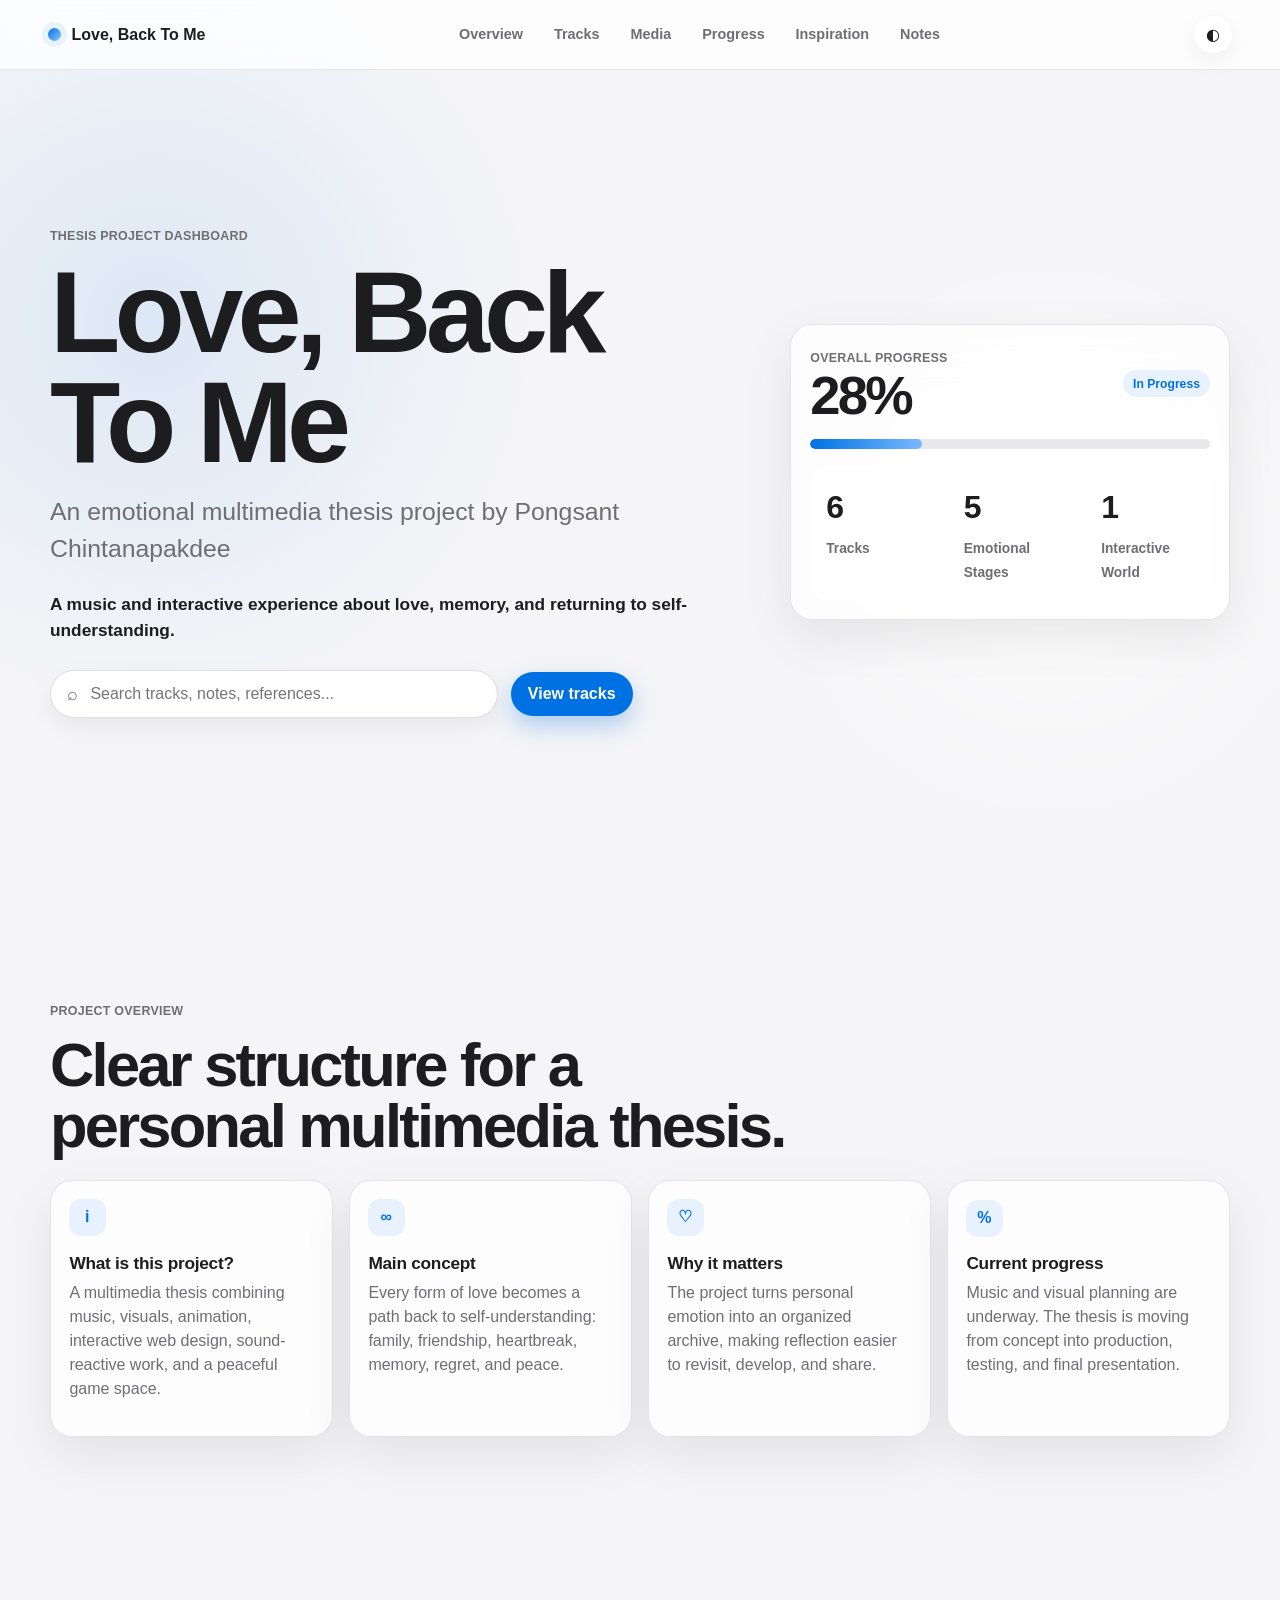
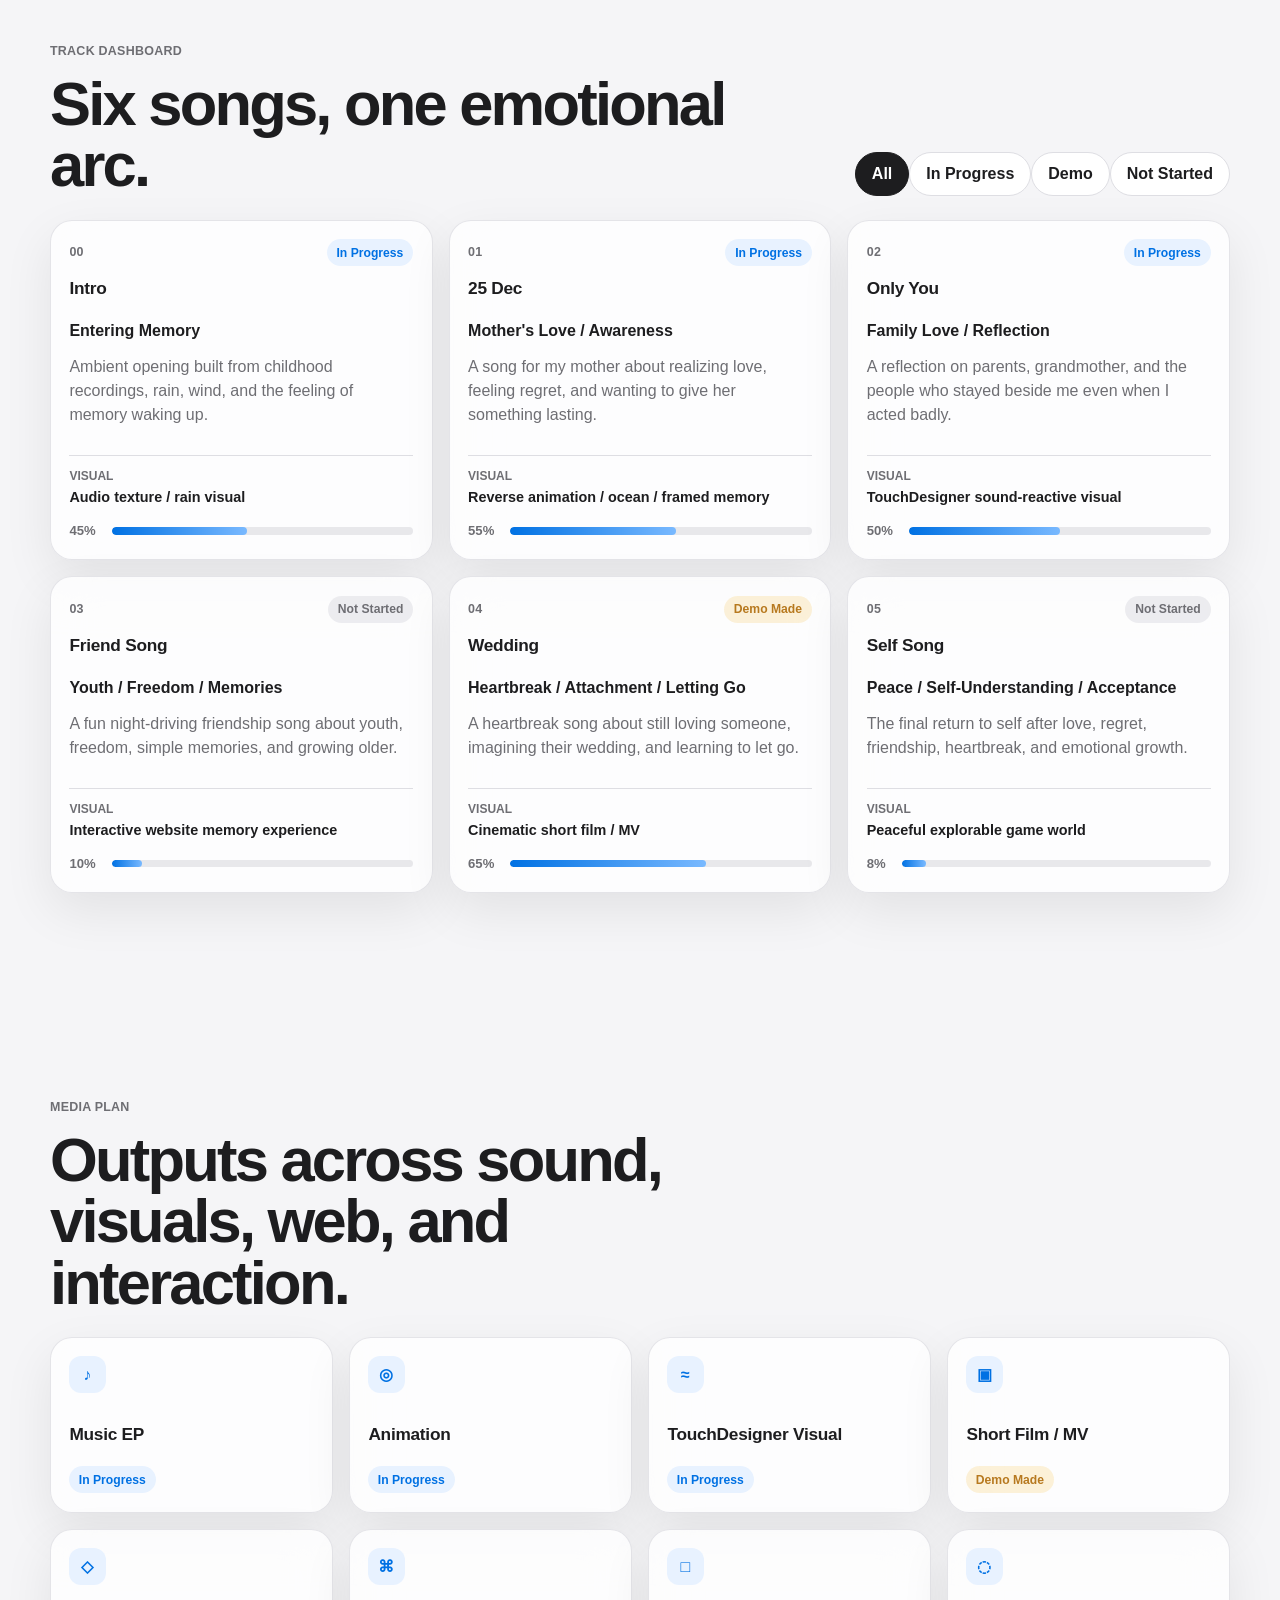
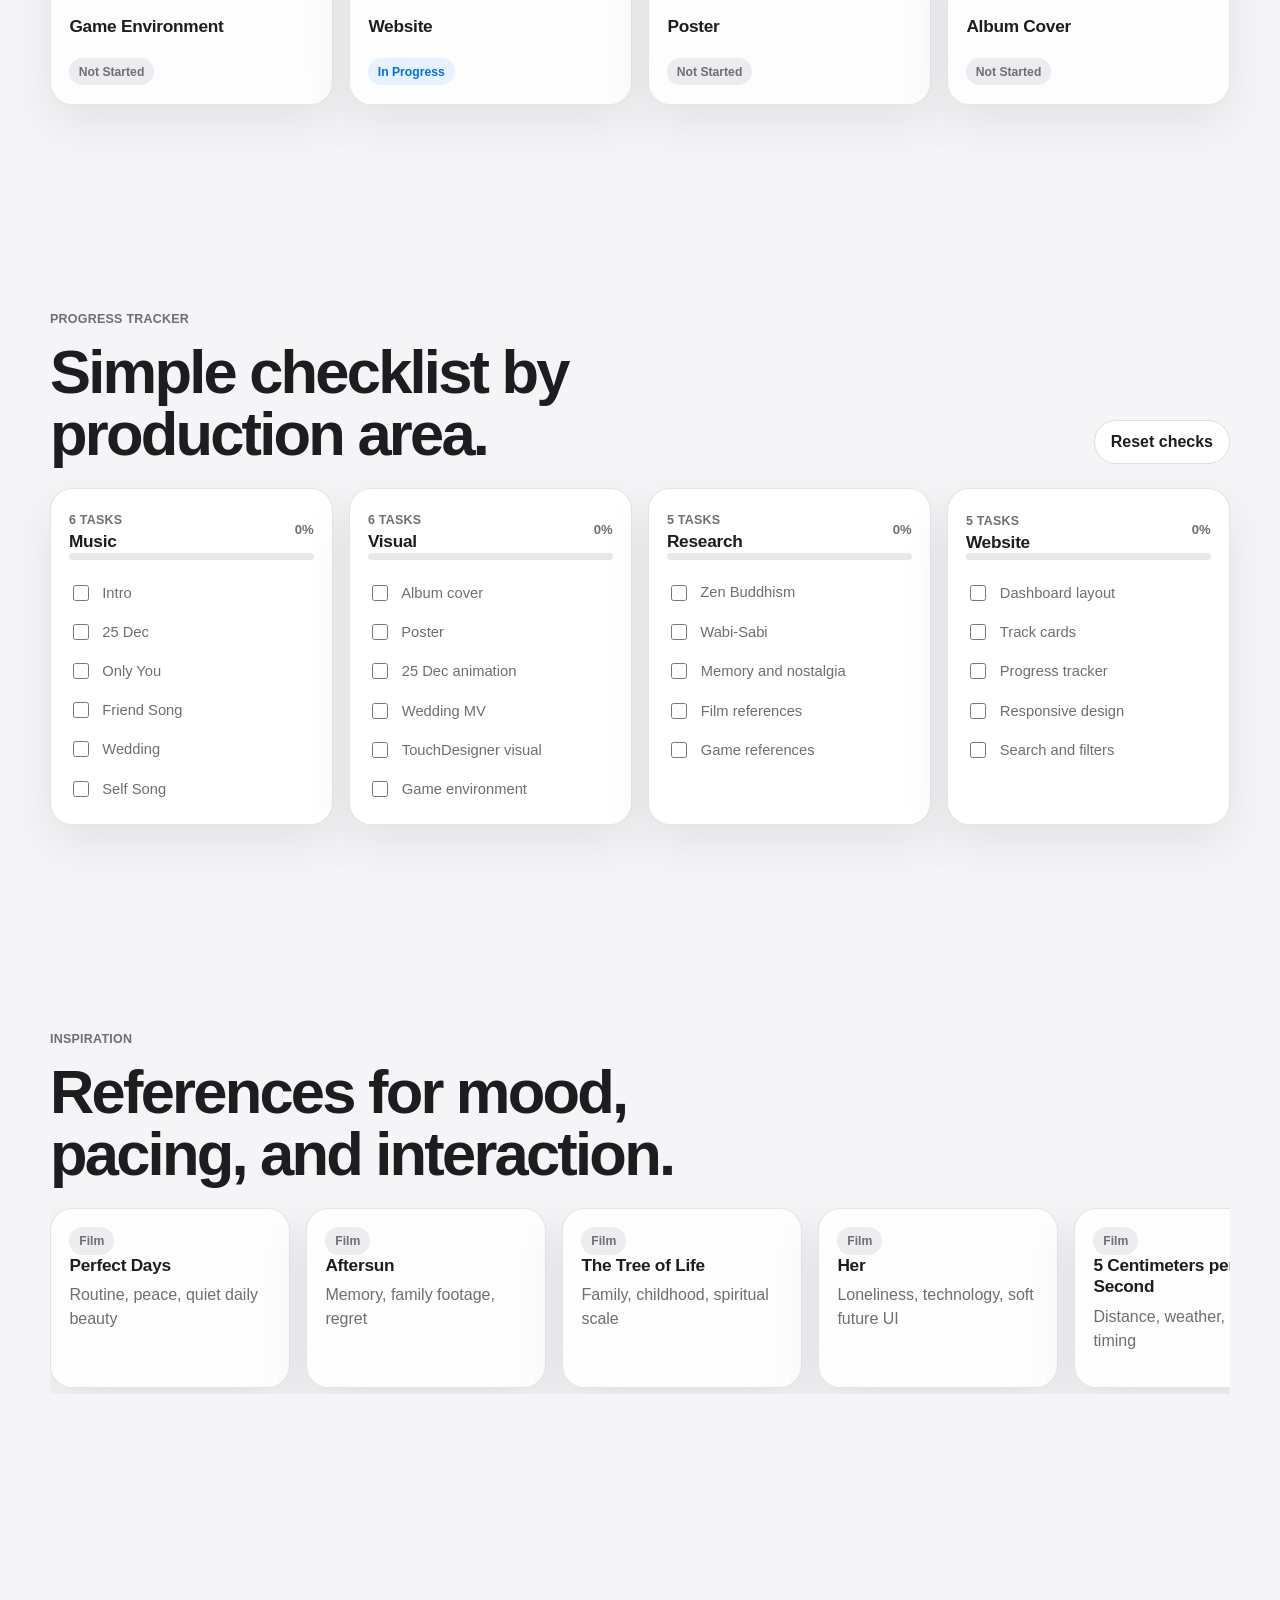
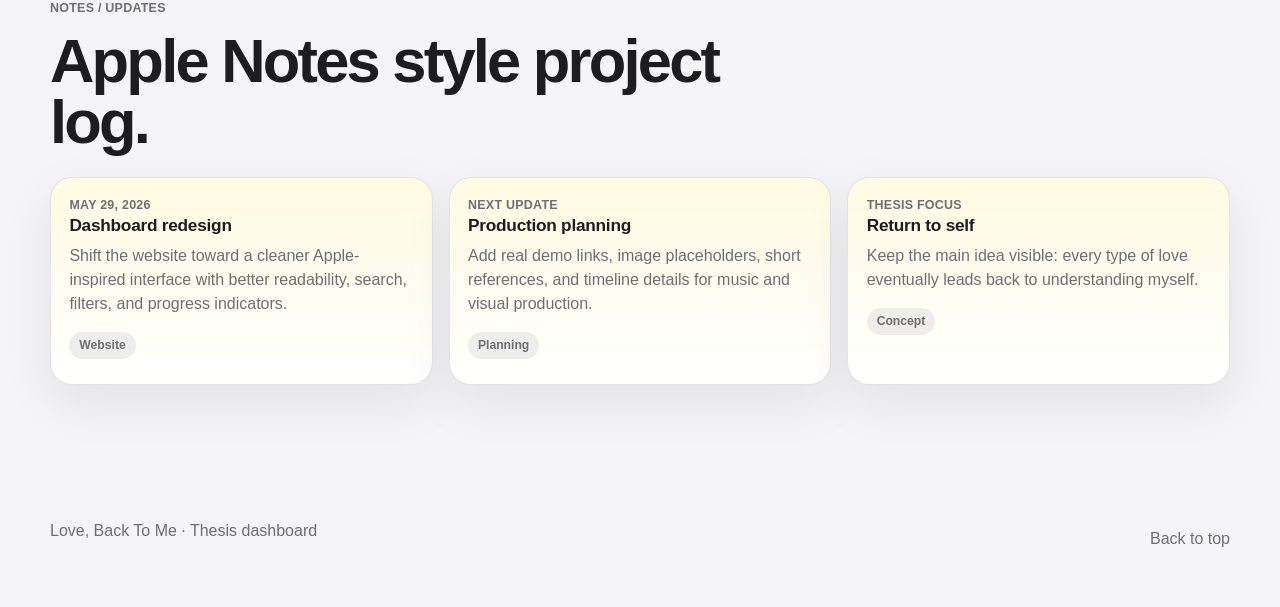
<file: index.html>
<!DOCTYPE html>
<html lang="en">
  <head>
    <meta charset="UTF-8" />
    <meta name="viewport" content="width=device-width, initial-scale=1.0" />
    <title>Love, Back To Me</title>
    <link rel="stylesheet" href="style.css" />
  </head>
  <body>
    <header class="site-header">
      <a class="brand" href="#home" aria-label="Love, Back To Me home">
        <span class="brand-dot"></span>
        <span>Love, Back To Me</span>
      </a>

      <nav class="nav-links" aria-label="Primary navigation">
        <a href="#overview">Overview</a>
        <a href="#tracks">Tracks</a>
        <a href="#media">Media</a>
        <a href="#progress">Progress</a>
        <a href="#inspiration">Inspiration</a>
        <a href="#notes">Notes</a>
      </nav>

      <button id="theme-toggle" class="icon-button" type="button" aria-label="Toggle dark mode">
        <span class="theme-icon">◐</span>
      </button>
    </header>

    <main>
      <section id="home" class="hero section reveal">
        <div class="hero-copy">
          <p class="eyebrow">Thesis Project Dashboard</p>
          <h1>Love, Back To Me</h1>
          <p class="subtitle">An emotional multimedia thesis project by Pongsant Chintanapakdee</p>
          <p class="concept-line">
            A music and interactive experience about love, memory, and returning to self-understanding.
          </p>

          <div class="hero-actions" aria-label="Dashboard tools">
            <label class="search-shell" for="global-search">
              <span class="search-icon">⌕</span>
              <input id="global-search" type="search" placeholder="Search tracks, notes, references..." />
            </label>
            <a class="primary-button" href="#tracks">View tracks</a>
          </div>
        </div>

        <div class="hero-panel glass-card">
          <div class="overall-row">
            <div>
              <span class="mini-label">Overall progress</span>
              <strong id="overall-percent">0%</strong>
            </div>
            <span class="status-pill in-progress">In Progress</span>
          </div>
          <div class="progress-bar large" aria-label="Overall project progress">
            <span id="overall-progress"></span>
          </div>
          <div class="stat-grid">
            <article class="stat-card">
              <span class="stat-number">6</span>
              <span class="stat-label">Tracks</span>
            </article>
            <article class="stat-card">
              <span class="stat-number">5</span>
              <span class="stat-label">Emotional Stages</span>
            </article>
            <article class="stat-card">
              <span class="stat-number">1</span>
              <span class="stat-label">Interactive World</span>
            </article>
          </div>
        </div>
      </section>

      <section id="overview" class="section reveal">
        <div class="section-heading">
          <p class="eyebrow">Project Overview</p>
          <h2>Clear structure for a personal multimedia thesis.</h2>
        </div>
        <div id="overview-grid" class="overview-grid"></div>
      </section>

      <section id="tracks" class="section reveal">
        <div class="section-heading split-heading">
          <div>
            <p class="eyebrow">Track Dashboard</p>
            <h2>Six songs, one emotional arc.</h2>
          </div>
          <div class="filter-group" aria-label="Filter tracks by status">
            <button class="filter-button is-active" type="button" data-filter="All">All</button>
            <button class="filter-button" type="button" data-filter="In Progress">In Progress</button>
            <button class="filter-button" type="button" data-filter="Demo Made">Demo</button>
            <button class="filter-button" type="button" data-filter="Not Started">Not Started</button>
          </div>
        </div>
        <div id="track-grid" class="track-grid"></div>
      </section>

      <section id="media" class="section reveal">
        <div class="section-heading">
          <p class="eyebrow">Media Plan</p>
          <h2>Outputs across sound, visuals, web, and interaction.</h2>
        </div>
        <div id="media-grid" class="media-grid"></div>
      </section>

      <section id="progress" class="section reveal">
        <div class="section-heading split-heading">
          <div>
            <p class="eyebrow">Progress Tracker</p>
            <h2>Simple checklist by production area.</h2>
          </div>
          <button id="reset-checklist" class="secondary-button" type="button">Reset checks</button>
        </div>
        <div id="progress-grid" class="progress-grid"></div>
      </section>

      <section id="inspiration" class="section reveal">
        <div class="section-heading">
          <p class="eyebrow">Inspiration</p>
          <h2>References for mood, pacing, and interaction.</h2>
        </div>
        <div id="reference-grid" class="reference-grid"></div>
      </section>

      <section id="notes" class="section reveal">
        <div class="section-heading">
          <p class="eyebrow">Notes / Updates</p>
          <h2>Apple Notes style project log.</h2>
        </div>
        <div id="notes-grid" class="notes-grid"></div>
      </section>
    </main>

    <footer class="site-footer">
      <p>Love, Back To Me · Thesis dashboard</p>
      <a href="#home">Back to top</a>
    </footer>

    <script src="script.js"></script>
  </body>
</html>
</file>
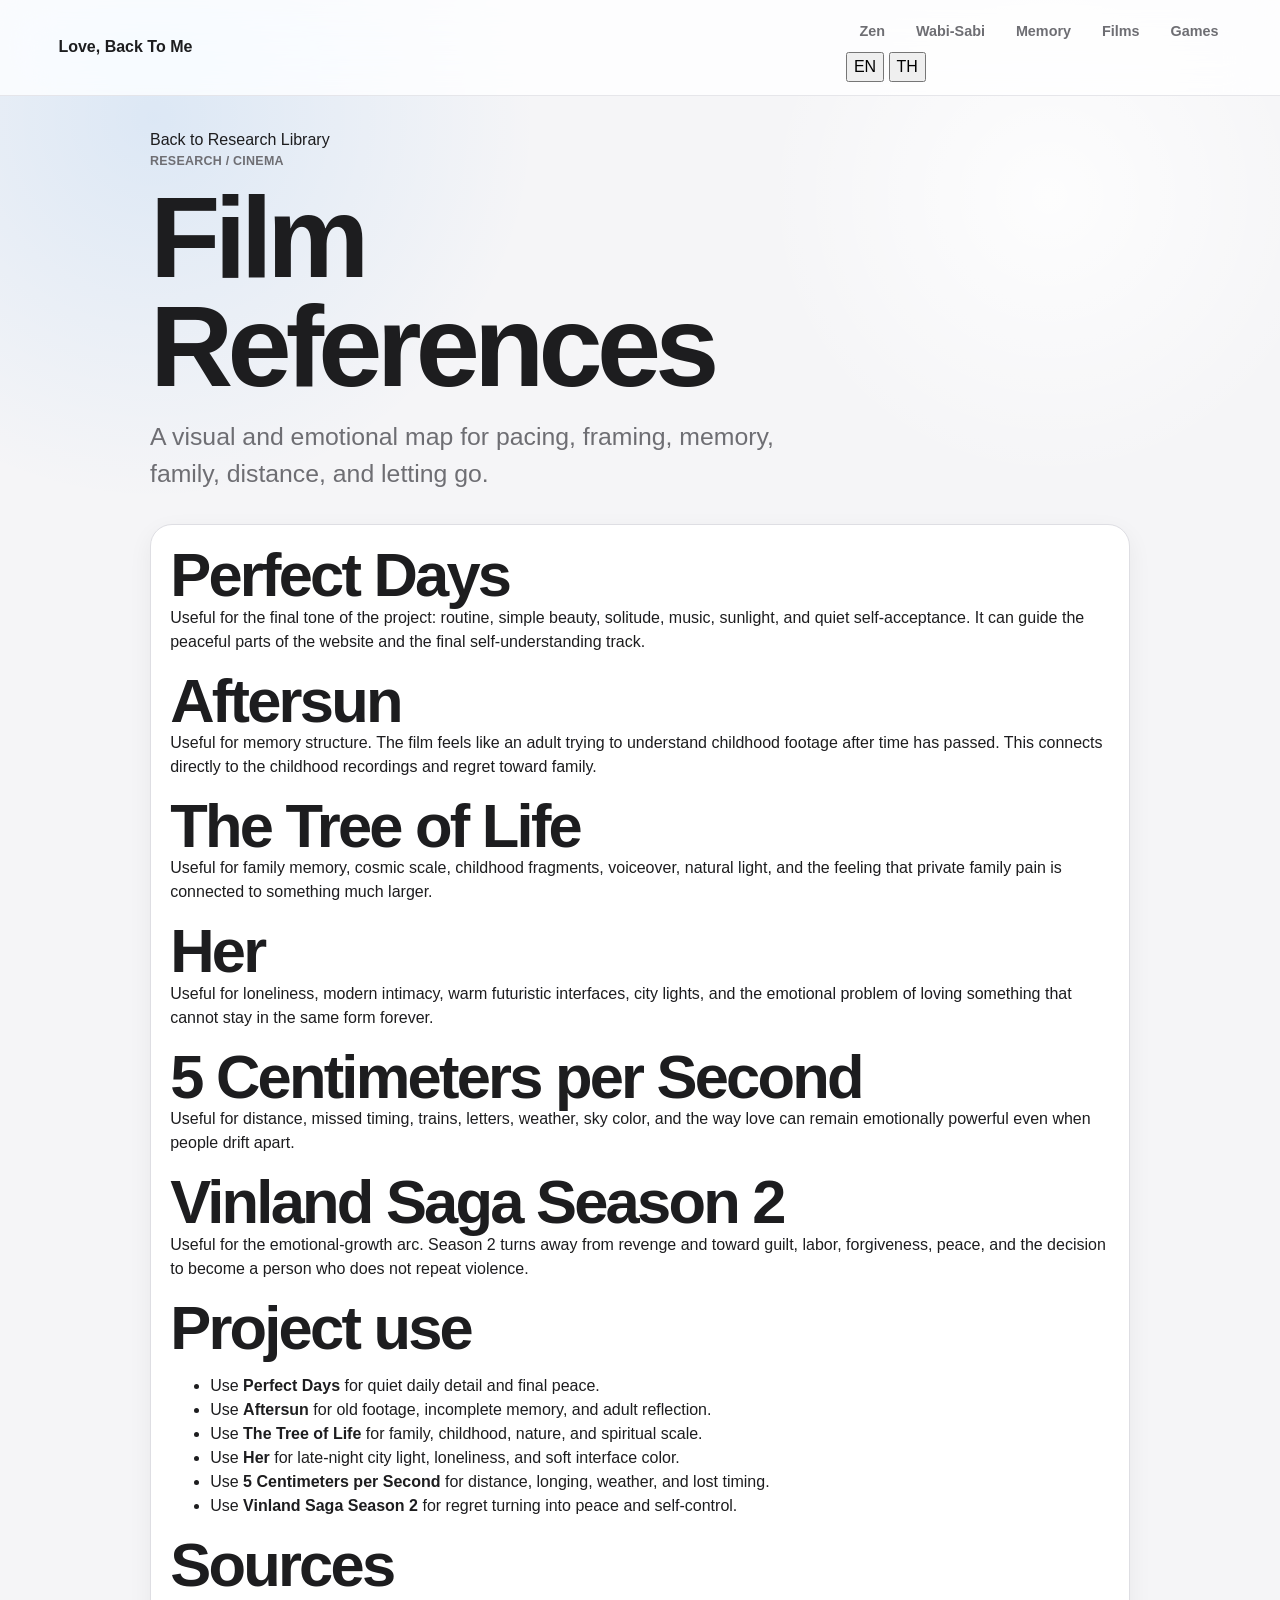
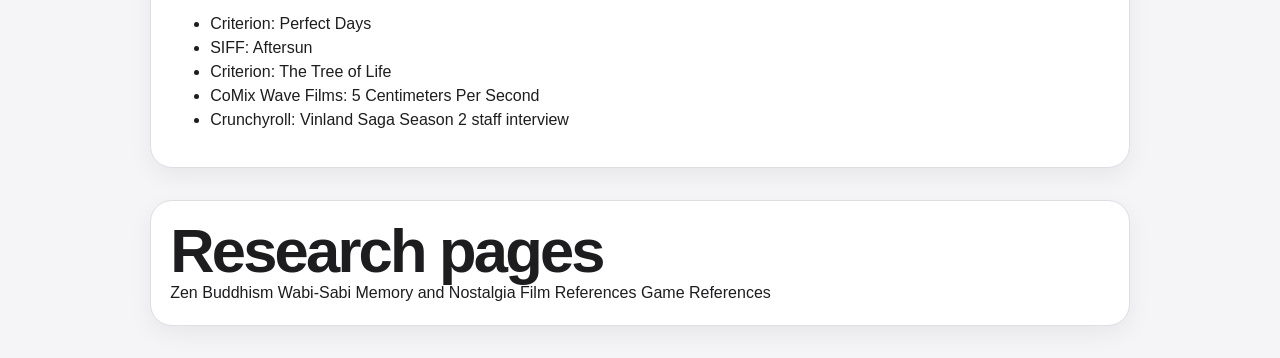
<file: research-film-references.html>
<!DOCTYPE html>
<html lang="en">
  <head>
    <meta charset="UTF-8" />
    <meta name="viewport" content="width=device-width, initial-scale=1.0" />
    <title>Film References / Love, Back To Me</title>
    <link rel="stylesheet" href="style.css" />
  </head>
  <body>
    <div class="ambient ambient-one"></div>
    <div class="ambient ambient-two"></div>
    <div class="rain-layer"></div>
    <div class="grain-layer"></div>
    <header class="site-header">
      <a class="brand" href="index.html#research"><span class="brand-mark"></span>Love, Back To Me</a>
      <div class="header-actions">
        <nav class="nav-links" aria-label="Research navigation">
          <a href="research-zen-buddhism.html">Zen</a>
          <a href="research-wabi-sabi.html">Wabi-Sabi</a>
          <a href="research-memory-nostalgia.html">Memory</a>
          <a href="research-film-references.html">Films</a>
          <a href="research-game-references.html">Games</a>
        </nav>
        <div class="language-switch" aria-label="Language switch">
          <button class="language-button is-active" type="button" data-lang="en">EN</button>
          <button class="language-button" type="button" data-lang="th">TH</button>
        </div>
      </div>
    </header>

    <main class="research-page topic-heartbreak">
      <section class="research-hero" data-lang-panel="en">
        <a class="breadcrumb" href="index.html#research">Back to Research Library</a>
        <p class="eyebrow">Research / Cinema</p>
        <h1>Film References</h1>
        <p class="subtitle">A visual and emotional map for pacing, framing, memory, family, distance, and letting go.</p>
      </section>
      <section class="research-hero" data-lang-panel="th" hidden>
        <a class="breadcrumb" href="index.html#research">กลับไปคลังงานวิจัย</a>
        <p class="eyebrow">วิจัย / ภาพยนตร์</p>
        <h1>Film References</h1>
        <p class="subtitle">แผนที่ทางภาพและอารมณ์สำหรับจังหวะ เฟรม ความทรงจำ ครอบครัว ระยะห่าง และการปล่อยวาง</p>
      </section>

      <div class="research-layout">
        <article class="research-article" data-lang-panel="en">
          <section class="research-block">
            <h2>Perfect Days</h2>
            <p>
              Useful for the final tone of the project: routine, simple beauty, solitude, music, sunlight, and quiet
              self-acceptance. It can guide the peaceful parts of the website and the final self-understanding track.
            </p>
          </section>
          <section class="research-block">
            <h2>Aftersun</h2>
            <p>
              Useful for memory structure. The film feels like an adult trying to understand childhood footage after time
              has passed. This connects directly to the childhood recordings and regret toward family.
            </p>
          </section>
          <section class="research-block">
            <h2>The Tree of Life</h2>
            <p>
              Useful for family memory, cosmic scale, childhood fragments, voiceover, natural light, and the feeling that
              private family pain is connected to something much larger.
            </p>
          </section>
          <section class="research-block">
            <h2>Her</h2>
            <p>
              Useful for loneliness, modern intimacy, warm futuristic interfaces, city lights, and the emotional problem
              of loving something that cannot stay in the same form forever.
            </p>
          </section>
          <section class="research-block">
            <h2>5 Centimeters per Second</h2>
            <p>
              Useful for distance, missed timing, trains, letters, weather, sky color, and the way love can remain
              emotionally powerful even when people drift apart.
            </p>
          </section>
          <section class="research-block">
            <h2>Vinland Saga Season 2</h2>
            <p>
              Useful for the emotional-growth arc. Season 2 turns away from revenge and toward guilt, labor, forgiveness,
              peace, and the decision to become a person who does not repeat violence.
            </p>
          </section>
          <section class="research-block">
            <h2>Project use</h2>
            <ul>
              <li>Use <strong>Perfect Days</strong> for quiet daily detail and final peace.</li>
              <li>Use <strong>Aftersun</strong> for old footage, incomplete memory, and adult reflection.</li>
              <li>Use <strong>The Tree of Life</strong> for family, childhood, nature, and spiritual scale.</li>
              <li>Use <strong>Her</strong> for late-night city light, loneliness, and soft interface color.</li>
              <li>Use <strong>5 Centimeters per Second</strong> for distance, longing, weather, and lost timing.</li>
              <li>Use <strong>Vinland Saga Season 2</strong> for regret turning into peace and self-control.</li>
            </ul>
          </section>
          <section class="research-block">
            <h2>Sources</h2>
            <ul class="source-list">
              <li><a href="https://www.criterion.com/films/34274-perfect-days">Criterion: Perfect Days</a></li>
              <li><a href="https://www.siff.net/cinema/in-theaters/aftersun">SIFF: Aftersun</a></li>
              <li><a href="https://www.criterion.com/films/28576-the-tree-of-life">Criterion: The Tree of Life</a></li>
              <li><a href="https://www.cwfilms.jp/en/products/article/5cm.html">CoMix Wave Films: 5 Centimeters Per Second</a></li>
              <li><a href="https://www.crunchyroll.com/news/interviews/2023/6/20/the-vinland-saga-staff-on-cultivating-the-foundation-of-season-2">Crunchyroll: Vinland Saga Season 2 staff interview</a></li>
            </ul>
          </section>
        </article>

        <article class="research-article" data-lang-panel="th" hidden>
          <section class="research-block">
            <h2>Perfect Days</h2>
            <p>ใช้เป็นโทนปลายทางของงาน: กิจวัตร ความงามเรียบๆ ความโดดเดี่ยว เพลง แสงแดด และการยอมรับตัวเองอย่างสงบ เหมาะกับเพลงสุดท้ายและโลกเกมที่ไม่มีความรุนแรง</p>
          </section>
          <section class="research-block">
            <h2>Aftersun</h2>
            <p>ใช้กับโครงสร้างความทรงจำ เหมือนผู้ใหญ่กำลังพยายามเข้าใจฟุตเทจวัยเด็กหลังเวลาผ่านไป เชื่อมกับเสียงวัยเด็กและความเสียใจต่อครอบครัวโดยตรง</p>
          </section>
          <section class="research-block">
            <h2>The Tree of Life</h2>
            <p>ใช้กับความทรงจำครอบครัว สเกลทางจิตวิญญาณ เศษวัยเด็ก voiceover แสงธรรมชาติ และความรู้สึกว่าความเจ็บปวดส่วนตัวเชื่อมกับบางสิ่งที่ใหญ่กว่า</p>
          </section>
          <section class="research-block">
            <h2>Her</h2>
            <p>ใช้กับความเหงา ความใกล้ชิดสมัยใหม่ UI อบอุ่น แสงเมือง และคำถามทางอารมณ์ของการรักสิ่งที่ไม่สามารถคงรูปเดิมได้ตลอดไป</p>
          </section>
          <section class="research-block">
            <h2>5 Centimeters per Second</h2>
            <p>ใช้กับระยะห่าง จังหวะที่พลาด รถไฟ จดหมาย อากาศ สีท้องฟ้า และความรักที่ยังมีพลังแม้ผู้คนจะค่อยๆ ห่างกันไป</p>
          </section>
          <section class="research-block">
            <h2>Vinland Saga Season 2</h2>
            <p>ใช้กับเส้นทางการเติบโตทางอารมณ์ ซีซันนี้เปลี่ยนจากการแก้แค้นไปสู่ความรู้สึกผิด การทำงาน การให้อภัย ความสงบ และการเลือกไม่ทำร้ายซ้ำ</p>
          </section>
          <section class="research-block">
            <h2>การใช้ในโปรเจกต์</h2>
            <ul>
              <li><strong>Perfect Days:</strong> รายละเอียดประจำวันและความสงบสุดท้าย</li>
              <li><strong>Aftersun:</strong> ฟุตเทจเก่า ความทรงจำไม่ครบ และการมองย้อนจากผู้ใหญ่</li>
              <li><strong>The Tree of Life:</strong> ครอบครัว วัยเด็ก ธรรมชาติ และสเกลจิตวิญญาณ</li>
              <li><strong>Her:</strong> แสงเมืองกลางคืน ความเหงา และสี UI ที่นุ่ม</li>
              <li><strong>5 Centimeters per Second:</strong> ระยะห่าง ความคิดถึง อากาศ และเวลาที่พลาด</li>
              <li><strong>Vinland Saga Season 2:</strong> ความเสียใจที่กลายเป็นสันติและการควบคุมตัวเอง</li>
            </ul>
          </section>
          <section class="research-block">
            <h2>แหล่งอ้างอิง</h2>
            <ul class="source-list">
              <li><a href="https://www.criterion.com/films/34274-perfect-days">Criterion: Perfect Days</a></li>
              <li><a href="https://www.siff.net/cinema/in-theaters/aftersun">SIFF: Aftersun</a></li>
              <li><a href="https://www.criterion.com/films/28576-the-tree-of-life">Criterion: The Tree of Life</a></li>
              <li><a href="https://www.cwfilms.jp/en/products/article/5cm.html">CoMix Wave Films: 5 Centimeters Per Second</a></li>
              <li><a href="https://www.crunchyroll.com/news/interviews/2023/6/20/the-vinland-saga-staff-on-cultivating-the-foundation-of-season-2">Crunchyroll: Vinland Saga Season 2 staff interview</a></li>
            </ul>
          </section>
        </article>

        <aside class="research-side">
          <h2>Research pages</h2>
          <a href="research-zen-buddhism.html">Zen Buddhism</a>
          <a href="research-wabi-sabi.html">Wabi-Sabi</a>
          <a href="research-memory-nostalgia.html">Memory and Nostalgia</a>
          <a href="research-film-references.html">Film References</a>
          <a href="research-game-references.html">Game References</a>
        </aside>
      </div>
    </main>
    <script src="research.js"></script>
  </body>
</html>
</file>
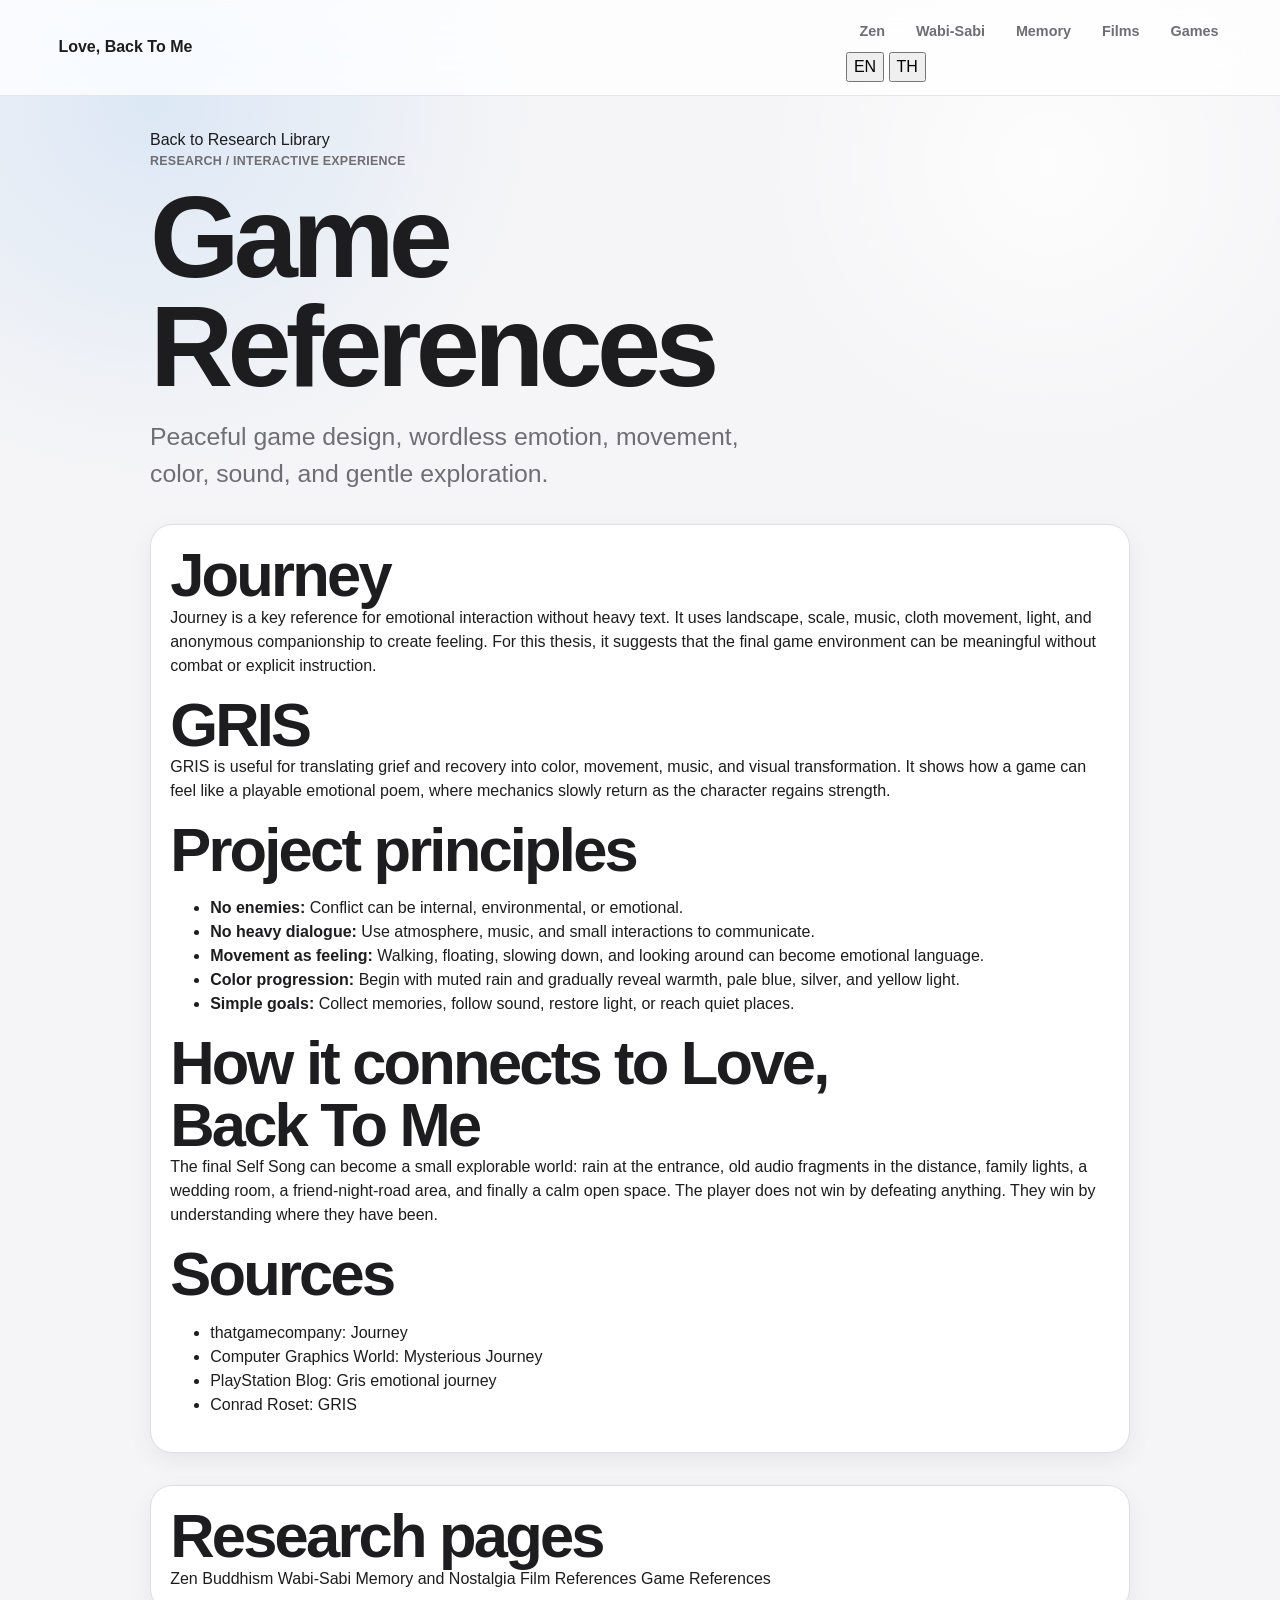
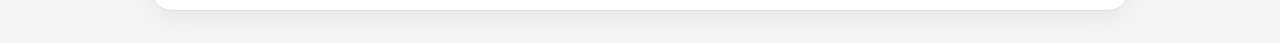
<file: research-game-references.html>
<!DOCTYPE html>
<html lang="en">
  <head>
    <meta charset="UTF-8" />
    <meta name="viewport" content="width=device-width, initial-scale=1.0" />
    <title>Game References / Love, Back To Me</title>
    <link rel="stylesheet" href="style.css" />
  </head>
  <body>
    <div class="ambient ambient-one"></div>
    <div class="ambient ambient-two"></div>
    <div class="rain-layer"></div>
    <div class="grain-layer"></div>
    <header class="site-header">
      <a class="brand" href="index.html#research"><span class="brand-mark"></span>Love, Back To Me</a>
      <div class="header-actions">
        <nav class="nav-links" aria-label="Research navigation">
          <a href="research-zen-buddhism.html">Zen</a>
          <a href="research-wabi-sabi.html">Wabi-Sabi</a>
          <a href="research-memory-nostalgia.html">Memory</a>
          <a href="research-film-references.html">Films</a>
          <a href="research-game-references.html">Games</a>
        </nav>
        <div class="language-switch" aria-label="Language switch">
          <button class="language-button is-active" type="button" data-lang="en">EN</button>
          <button class="language-button" type="button" data-lang="th">TH</button>
        </div>
      </div>
    </header>

    <main class="research-page topic-self">
      <section class="research-hero" data-lang-panel="en">
        <a class="breadcrumb" href="index.html#research">Back to Research Library</a>
        <p class="eyebrow">Research / Interactive Experience</p>
        <h1>Game References</h1>
        <p class="subtitle">Peaceful game design, wordless emotion, movement, color, sound, and gentle exploration.</p>
      </section>
      <section class="research-hero" data-lang-panel="th" hidden>
        <a class="breadcrumb" href="index.html#research">กลับไปคลังงานวิจัย</a>
        <p class="eyebrow">วิจัย / ประสบการณ์อินเทอร์แอ็กทีฟ</p>
        <h1>Game References</h1>
        <p class="subtitle">การออกแบบเกมที่สงบ อารมณ์ไร้บทพูด การเคลื่อนที่ สี เสียง และการสำรวจอย่างอ่อนโยน</p>
      </section>

      <div class="research-layout">
        <article class="research-article" data-lang-panel="en">
          <section class="research-block">
            <h2>Journey</h2>
            <p>
              Journey is a key reference for emotional interaction without heavy text. It uses landscape, scale, music,
              cloth movement, light, and anonymous companionship to create feeling. For this thesis, it suggests that the
              final game environment can be meaningful without combat or explicit instruction.
            </p>
          </section>
          <section class="research-block">
            <h2>GRIS</h2>
            <p>
              GRIS is useful for translating grief and recovery into color, movement, music, and visual transformation.
              It shows how a game can feel like a playable emotional poem, where mechanics slowly return as the character
              regains strength.
            </p>
          </section>
          <section class="research-block">
            <h2>Project principles</h2>
            <ul>
              <li><strong>No enemies:</strong> Conflict can be internal, environmental, or emotional.</li>
              <li><strong>No heavy dialogue:</strong> Use atmosphere, music, and small interactions to communicate.</li>
              <li><strong>Movement as feeling:</strong> Walking, floating, slowing down, and looking around can become emotional language.</li>
              <li><strong>Color progression:</strong> Begin with muted rain and gradually reveal warmth, pale blue, silver, and yellow light.</li>
              <li><strong>Simple goals:</strong> Collect memories, follow sound, restore light, or reach quiet places.</li>
            </ul>
          </section>
          <section class="research-block">
            <h2>How it connects to Love, Back To Me</h2>
            <p>
              The final Self Song can become a small explorable world: rain at the entrance, old audio fragments in the
              distance, family lights, a wedding room, a friend-night-road area, and finally a calm open space. The player
              does not win by defeating anything. They win by understanding where they have been.
            </p>
          </section>
          <section class="research-block">
            <h2>Sources</h2>
            <ul class="source-list">
              <li><a href="https://thatgamecompany.com/journey/">thatgamecompany: Journey</a></li>
              <li><a href="https://www.cgw.com/Publications/CGW/2012/Volume-35-Issue-4-June-July-2012/Mysterious-Journey.aspx">Computer Graphics World: Mysterious Journey</a></li>
              <li><a href="https://blog.playstation.com/?p=218836">PlayStation Blog: Gris emotional journey</a></li>
              <li><a href="https://www.conradroset.com/gris/">Conrad Roset: GRIS</a></li>
            </ul>
          </section>
        </article>

        <article class="research-article" data-lang-panel="th" hidden>
          <section class="research-block">
            <h2>Journey</h2>
            <p>
              Journey เป็นอ้างอิงสำคัญสำหรับอินเทอร์แอ็กชันที่สร้างอารมณ์โดยไม่ต้องใช้ข้อความเยอะ เกมใช้ภูมิทัศน์ สเกล ดนตรี ผ้า แสง และเพื่อนร่วมทางนิรนามเพื่อสร้างความรู้สึก สำหรับธีสิสนี้ มันบอกว่าโลกเกมสุดท้ายสามารถมีความหมายได้โดยไม่ต้องมีการต่อสู้หรือคำสั่งชัดๆ
            </p>
          </section>
          <section class="research-block">
            <h2>GRIS</h2>
            <p>
              GRIS มีประโยชน์ในการแปลความเศร้าและการฟื้นตัวออกมาเป็นสี การเคลื่อนไหว ดนตรี และการเปลี่ยนแปลงทางภาพ เกมทำให้เห็นว่าประสบการณ์เล่นสามารถเป็นเหมือนบทกวีทางอารมณ์ที่ค่อยๆ คืนพลังให้ตัวละคร
            </p>
          </section>
          <section class="research-block">
            <h2>หลักสำหรับโปรเจกต์</h2>
            <ul>
              <li><strong>ไม่มีศัตรู:</strong> ความขัดแย้งอยู่ข้างใน อยู่ในสภาพแวดล้อม หรืออยู่ในอารมณ์</li>
              <li><strong>ไม่มีบทพูดหนัก:</strong> ใช้บรรยากาศ เพลง และอินเทอร์แอ็กชันเล็กๆ ในการสื่อสาร</li>
              <li><strong>การเคลื่อนที่คือความรู้สึก:</strong> เดิน ลอย ช้าลง และมองไปรอบๆ กลายเป็นภาษาอารมณ์ได้</li>
              <li><strong>พัฒนาการของสี:</strong> เริ่มจากฝนและสีหม่น แล้วค่อยเปิดแสงอุ่น ฟ้าอ่อน เงิน และเหลือง</li>
              <li><strong>เป้าหมายเรียบง่าย:</strong> เก็บความทรงจำ เดินตามเสียง คืนแสง หรือไปถึงสถานที่เงียบๆ</li>
            </ul>
          </section>
          <section class="research-block">
            <h2>การเชื่อมกับ Love, Back To Me</h2>
            <p>
              Self Song สุดท้ายสามารถกลายเป็นโลกเล็กๆ ให้สำรวจ: ทางเข้าเป็นฝน เสียงเก่าอยู่ไกลๆ แสงครอบครัว ห้อง Wedding พื้นที่ถนนกลางคืนของเพื่อน และสุดท้ายคือพื้นที่เปิดที่สงบ ผู้เล่นไม่ได้ชนะด้วยการปราบอะไร แต่ชนะด้วยการเข้าใจว่าตัวเองผ่านอะไรมาบ้าง
            </p>
          </section>
          <section class="research-block">
            <h2>แหล่งอ้างอิง</h2>
            <ul class="source-list">
              <li><a href="https://thatgamecompany.com/journey/">thatgamecompany: Journey</a></li>
              <li><a href="https://www.cgw.com/Publications/CGW/2012/Volume-35-Issue-4-June-July-2012/Mysterious-Journey.aspx">Computer Graphics World: Mysterious Journey</a></li>
              <li><a href="https://blog.playstation.com/?p=218836">PlayStation Blog: Gris emotional journey</a></li>
              <li><a href="https://www.conradroset.com/gris/">Conrad Roset: GRIS</a></li>
            </ul>
          </section>
        </article>

        <aside class="research-side">
          <h2>Research pages</h2>
          <a href="research-zen-buddhism.html">Zen Buddhism</a>
          <a href="research-wabi-sabi.html">Wabi-Sabi</a>
          <a href="research-memory-nostalgia.html">Memory and Nostalgia</a>
          <a href="research-film-references.html">Film References</a>
          <a href="research-game-references.html">Game References</a>
        </aside>
      </div>
    </main>
    <script src="research.js"></script>
  </body>
</html>
</file>
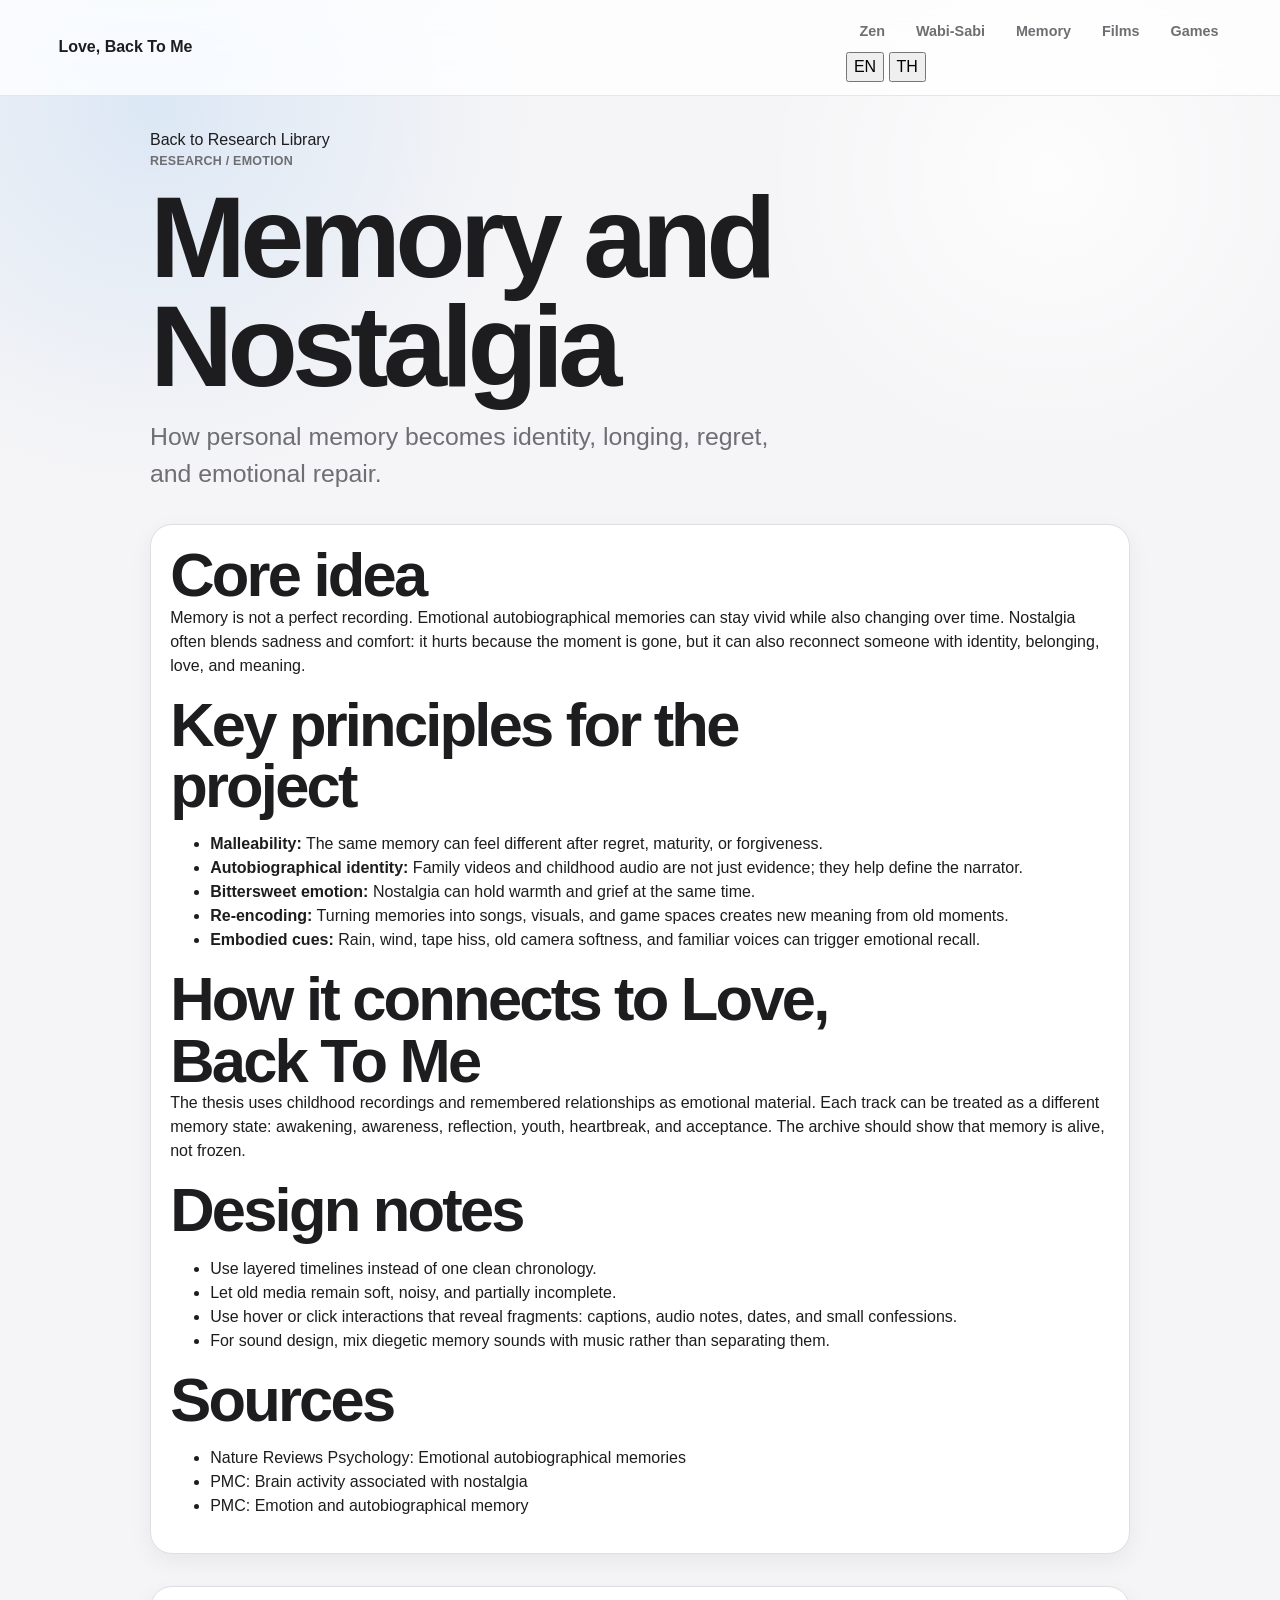
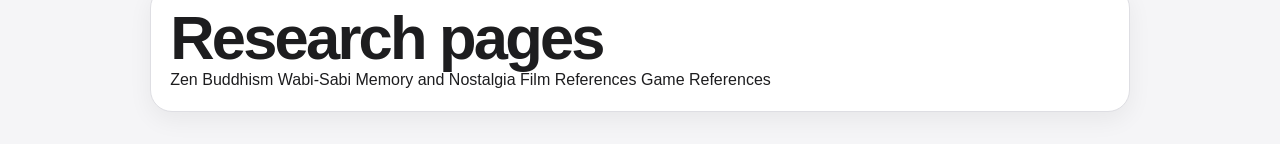
<file: research-memory-nostalgia.html>
<!DOCTYPE html>
<html lang="en">
  <head>
    <meta charset="UTF-8" />
    <meta name="viewport" content="width=device-width, initial-scale=1.0" />
    <title>Memory and Nostalgia Research / Love, Back To Me</title>
    <link rel="stylesheet" href="style.css" />
  </head>
  <body>
    <div class="ambient ambient-one"></div>
    <div class="ambient ambient-two"></div>
    <div class="rain-layer"></div>
    <div class="grain-layer"></div>
    <header class="site-header">
      <a class="brand" href="index.html#research"><span class="brand-mark"></span>Love, Back To Me</a>
      <div class="header-actions">
        <nav class="nav-links" aria-label="Research navigation">
          <a href="research-zen-buddhism.html">Zen</a>
          <a href="research-wabi-sabi.html">Wabi-Sabi</a>
          <a href="research-memory-nostalgia.html">Memory</a>
          <a href="research-film-references.html">Films</a>
          <a href="research-game-references.html">Games</a>
        </nav>
        <div class="language-switch" aria-label="Language switch">
          <button class="language-button is-active" type="button" data-lang="en">EN</button>
          <button class="language-button" type="button" data-lang="th">TH</button>
        </div>
      </div>
    </header>

    <main class="research-page topic-memory">
      <section class="research-hero" data-lang-panel="en">
        <a class="breadcrumb" href="index.html#research">Back to Research Library</a>
        <p class="eyebrow">Research / Emotion</p>
        <h1>Memory and Nostalgia</h1>
        <p class="subtitle">How personal memory becomes identity, longing, regret, and emotional repair.</p>
      </section>
      <section class="research-hero" data-lang-panel="th" hidden>
        <a class="breadcrumb" href="index.html#research">กลับไปคลังงานวิจัย</a>
        <p class="eyebrow">วิจัย / อารมณ์</p>
        <h1>Memory and Nostalgia</h1>
        <p class="subtitle">ความทรงจำส่วนตัวกลายเป็นตัวตน ความคิดถึง ความเสียใจ และการเยียวยาได้อย่างไร</p>
      </section>

      <div class="research-layout">
        <article class="research-article" data-lang-panel="en">
          <section class="research-block">
            <h2>Core idea</h2>
            <p>
              Memory is not a perfect recording. Emotional autobiographical memories can stay vivid while also changing
              over time. Nostalgia often blends sadness and comfort: it hurts because the moment is gone, but it can also
              reconnect someone with identity, belonging, love, and meaning.
            </p>
          </section>
          <section class="research-block">
            <h2>Key principles for the project</h2>
            <ul>
              <li><strong>Malleability:</strong> The same memory can feel different after regret, maturity, or forgiveness.</li>
              <li><strong>Autobiographical identity:</strong> Family videos and childhood audio are not just evidence; they help define the narrator.</li>
              <li><strong>Bittersweet emotion:</strong> Nostalgia can hold warmth and grief at the same time.</li>
              <li><strong>Re-encoding:</strong> Turning memories into songs, visuals, and game spaces creates new meaning from old moments.</li>
              <li><strong>Embodied cues:</strong> Rain, wind, tape hiss, old camera softness, and familiar voices can trigger emotional recall.</li>
            </ul>
          </section>
          <section class="research-block">
            <h2>How it connects to Love, Back To Me</h2>
            <p>
              The thesis uses childhood recordings and remembered relationships as emotional material. Each track can be
              treated as a different memory state: awakening, awareness, reflection, youth, heartbreak, and acceptance.
              The archive should show that memory is alive, not frozen.
            </p>
          </section>
          <section class="research-block">
            <h2>Design notes</h2>
            <ul>
              <li>Use layered timelines instead of one clean chronology.</li>
              <li>Let old media remain soft, noisy, and partially incomplete.</li>
              <li>Use hover or click interactions that reveal fragments: captions, audio notes, dates, and small confessions.</li>
              <li>For sound design, mix diegetic memory sounds with music rather than separating them.</li>
            </ul>
          </section>
          <section class="research-block">
            <h2>Sources</h2>
            <ul class="source-list">
              <li><a href="https://www.nature.com/articles/s44159-024-00312-1">Nature Reviews Psychology: Emotional autobiographical memories</a></li>
              <li><a href="https://pmc.ncbi.nlm.nih.gov/articles/PMC9714426/">PMC: Brain activity associated with nostalgia</a></li>
              <li><a href="https://pmc.ncbi.nlm.nih.gov/articles/PMC2852439/">PMC: Emotion and autobiographical memory</a></li>
            </ul>
          </section>
        </article>

        <article class="research-article" data-lang-panel="th" hidden>
          <section class="research-block">
            <h2>ใจความหลัก</h2>
            <p>
              ความทรงจำไม่ใช่ไฟล์บันทึกที่ถูกต้องเสมอไป ความทรงจำส่วนตัวที่มีอารมณ์สูงอาจยังชัดเจน แต่เปลี่ยนความหมายได้ตามเวลา Nostalgia มักผสมทั้งความเศร้าและความอบอุ่น เจ็บเพราะช่วงเวลานั้นหายไปแล้ว แต่ก็ช่วยให้เรากลับไปเชื่อมกับตัวตน ความผูกพัน ความรัก และความหมายได้
            </p>
          </section>
          <section class="research-block">
            <h2>หลักที่ใช้กับโปรเจกต์</h2>
            <ul>
              <li><strong>ความทรงจำเปลี่ยนได้:</strong> ความทรงจำเดียวกันอาจรู้สึกต่างไปหลังความเสียใจ ความโต หรือการให้อภัย</li>
              <li><strong>ตัวตนจากเรื่องเล่า:</strong> วิดีโอครอบครัวและเสียงวัยเด็กไม่ใช่แค่หลักฐาน แต่ช่วยนิยามผู้เล่า</li>
              <li><strong>อารมณ์หวานขม:</strong> Nostalgia มีทั้งความอบอุ่นและความเศร้าอยู่พร้อมกัน</li>
              <li><strong>การสร้างความหมายใหม่:</strong> เมื่อนำความทรงจำไปทำเป็นเพลง ภาพ และพื้นที่เกม ความทรงจำเดิมจะได้ความหมายใหม่</li>
              <li><strong>สิ่งกระตุ้นทางร่างกาย:</strong> ฝน ลม เสียงเทป ภาพกล้องเก่า และเสียงคนคุ้นเคยสามารถปลุกความทรงจำได้</li>
            </ul>
          </section>
          <section class="research-block">
            <h2>การเชื่อมกับ Love, Back To Me</h2>
            <p>
              ธีสิสใช้เสียงวัยเด็กและความสัมพันธ์ที่จำได้เป็นวัตถุดิบทางอารมณ์ แต่ละเพลงเป็นสถานะของความทรงจำที่ต่างกัน: การตื่นขึ้น การตระหนัก การทบทวน วัยรุ่น อกหัก และการยอมรับ คลังงานควรทำให้เห็นว่าความทรงจำยังมีชีวิต ไม่ใช่ของที่หยุดนิ่ง
            </p>
          </section>
          <section class="research-block">
            <h2>โน้ตด้านออกแบบ</h2>
            <ul>
              <li>ใช้ไทม์ไลน์ซ้อนกันมากกว่าเรียงแบบสะอาดเส้นเดียว</li>
              <li>ปล่อยให้สื่อเก่ามีความนุ่ม เสียงรบกวน และความไม่ครบถ้วน</li>
              <li>ใช้ hover หรือ click เพื่อเปิดเศษข้อมูล เช่น แคปชัน เสียง วันที่ และคำสารภาพสั้นๆ</li>
              <li>ผสมเสียงจากความทรงจำเข้ากับเพลง ไม่ต้องแยกออกจากกันชัดเจน</li>
            </ul>
          </section>
          <section class="research-block">
            <h2>แหล่งอ้างอิง</h2>
            <ul class="source-list">
              <li><a href="https://www.nature.com/articles/s44159-024-00312-1">Nature Reviews Psychology: Emotional autobiographical memories</a></li>
              <li><a href="https://pmc.ncbi.nlm.nih.gov/articles/PMC9714426/">PMC: Brain activity associated with nostalgia</a></li>
              <li><a href="https://pmc.ncbi.nlm.nih.gov/articles/PMC2852439/">PMC: Emotion and autobiographical memory</a></li>
            </ul>
          </section>
        </article>

        <aside class="research-side">
          <h2>Research pages</h2>
          <a href="research-zen-buddhism.html">Zen Buddhism</a>
          <a href="research-wabi-sabi.html">Wabi-Sabi</a>
          <a href="research-memory-nostalgia.html">Memory and Nostalgia</a>
          <a href="research-film-references.html">Film References</a>
          <a href="research-game-references.html">Game References</a>
        </aside>
      </div>
    </main>
    <script src="research.js"></script>
  </body>
</html>
</file>
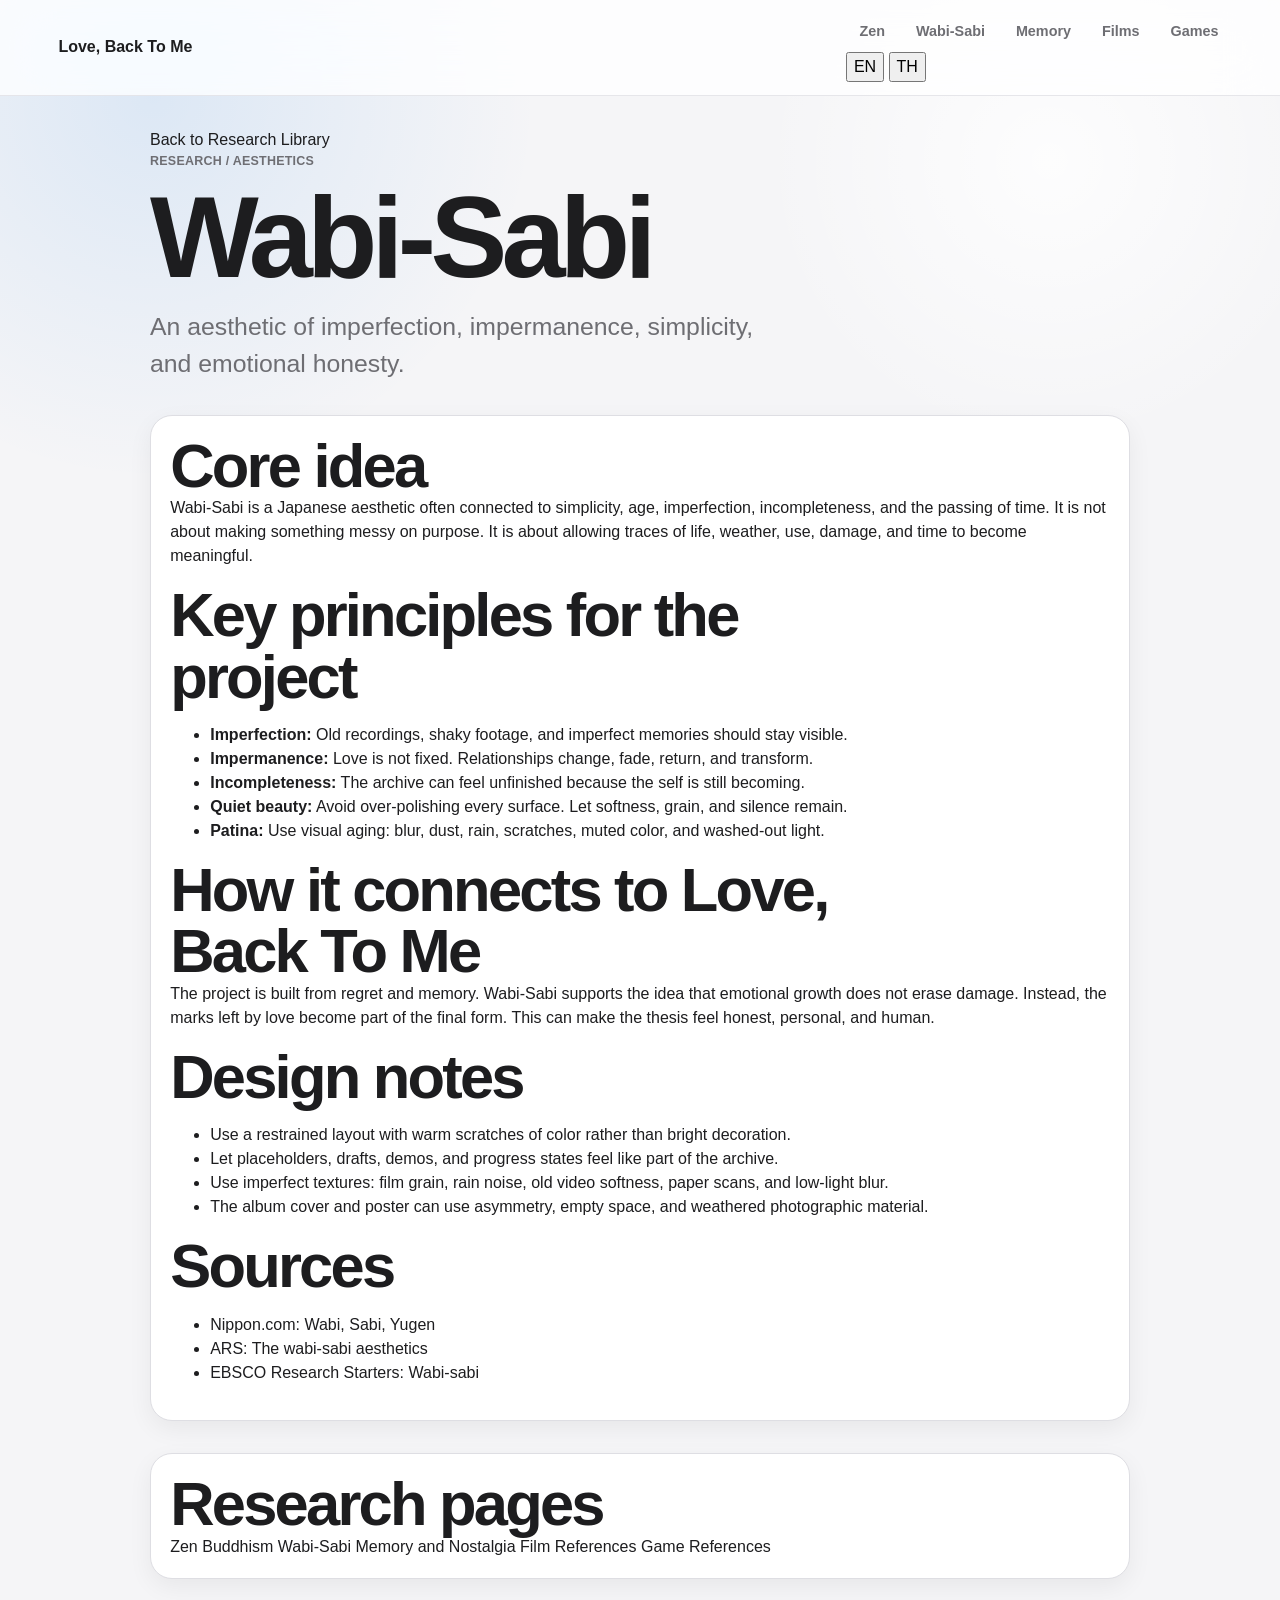
<file: research-wabi-sabi.html>
<!DOCTYPE html>
<html lang="en">
  <head>
    <meta charset="UTF-8" />
    <meta name="viewport" content="width=device-width, initial-scale=1.0" />
    <title>Wabi-Sabi Research / Love, Back To Me</title>
    <link rel="stylesheet" href="style.css" />
  </head>
  <body>
    <div class="ambient ambient-one"></div>
    <div class="ambient ambient-two"></div>
    <div class="rain-layer"></div>
    <div class="grain-layer"></div>
    <header class="site-header">
      <a class="brand" href="index.html#research"><span class="brand-mark"></span>Love, Back To Me</a>
      <div class="header-actions">
        <nav class="nav-links" aria-label="Research navigation">
          <a href="research-zen-buddhism.html">Zen</a>
          <a href="research-wabi-sabi.html">Wabi-Sabi</a>
          <a href="research-memory-nostalgia.html">Memory</a>
          <a href="research-film-references.html">Films</a>
          <a href="research-game-references.html">Games</a>
        </nav>
        <div class="language-switch" aria-label="Language switch">
          <button class="language-button is-active" type="button" data-lang="en">EN</button>
          <button class="language-button" type="button" data-lang="th">TH</button>
        </div>
      </div>
    </header>

    <main class="research-page topic-cycle">
      <section class="research-hero" data-lang-panel="en">
        <a class="breadcrumb" href="index.html#research">Back to Research Library</a>
        <p class="eyebrow">Research / Aesthetics</p>
        <h1>Wabi-Sabi</h1>
        <p class="subtitle">An aesthetic of imperfection, impermanence, simplicity, and emotional honesty.</p>
      </section>
      <section class="research-hero" data-lang-panel="th" hidden>
        <a class="breadcrumb" href="index.html#research">กลับไปคลังงานวิจัย</a>
        <p class="eyebrow">วิจัย / สุนทรียศาสตร์</p>
        <h1>Wabi-Sabi</h1>
        <p class="subtitle">สุนทรียศาสตร์ของความไม่สมบูรณ์ ความไม่เที่ยง ความเรียบง่าย และความซื่อตรงทางอารมณ์</p>
      </section>

      <div class="research-layout">
        <article class="research-article" data-lang-panel="en">
          <section class="research-block">
            <h2>Core idea</h2>
            <p>
              Wabi-Sabi is a Japanese aesthetic often connected to simplicity, age, imperfection, incompleteness, and the
              passing of time. It is not about making something messy on purpose. It is about allowing traces of life,
              weather, use, damage, and time to become meaningful.
            </p>
          </section>
          <section class="research-block">
            <h2>Key principles for the project</h2>
            <ul>
              <li><strong>Imperfection:</strong> Old recordings, shaky footage, and imperfect memories should stay visible.</li>
              <li><strong>Impermanence:</strong> Love is not fixed. Relationships change, fade, return, and transform.</li>
              <li><strong>Incompleteness:</strong> The archive can feel unfinished because the self is still becoming.</li>
              <li><strong>Quiet beauty:</strong> Avoid over-polishing every surface. Let softness, grain, and silence remain.</li>
              <li><strong>Patina:</strong> Use visual aging: blur, dust, rain, scratches, muted color, and washed-out light.</li>
            </ul>
          </section>
          <section class="research-block">
            <h2>How it connects to Love, Back To Me</h2>
            <p>
              The project is built from regret and memory. Wabi-Sabi supports the idea that emotional growth does not
              erase damage. Instead, the marks left by love become part of the final form. This can make the thesis feel
              honest, personal, and human.
            </p>
          </section>
          <section class="research-block">
            <h2>Design notes</h2>
            <ul>
              <li>Use a restrained layout with warm scratches of color rather than bright decoration.</li>
              <li>Let placeholders, drafts, demos, and progress states feel like part of the archive.</li>
              <li>Use imperfect textures: film grain, rain noise, old video softness, paper scans, and low-light blur.</li>
              <li>The album cover and poster can use asymmetry, empty space, and weathered photographic material.</li>
            </ul>
          </section>
          <section class="research-block">
            <h2>Sources</h2>
            <ul class="source-list">
              <li><a href="https://www.nippon.com/en/japan-topics/b02355/">Nippon.com: Wabi, Sabi, Yugen</a></li>
              <li><a href="https://revistas.usp.br/ars/en/article/view/142233">ARS: The wabi-sabi aesthetics</a></li>
              <li><a href="https://www.ebsco.com/research-starters/social-sciences-and-humanities/wabi-sabi">EBSCO Research Starters: Wabi-sabi</a></li>
            </ul>
          </section>
        </article>

        <article class="research-article" data-lang-panel="th" hidden>
          <section class="research-block">
            <h2>ใจความหลัก</h2>
            <p>
              Wabi-Sabi คือสุนทรียศาสตร์ญี่ปุ่นที่เกี่ยวข้องกับความเรียบง่าย ความเก่า ความไม่สมบูรณ์ ความไม่เสร็จ และการผ่านไปของเวลา ไม่ใช่การทำให้งานดูเละโดยตั้งใจ แต่คือการยอมให้ร่องรอยของชีวิต เวลา การใช้ งานเสียหาย และความเปลี่ยนแปลงมีความหมาย
            </p>
          </section>
          <section class="research-block">
            <h2>หลักที่ใช้กับโปรเจกต์</h2>
            <ul>
              <li><strong>ความไม่สมบูรณ์:</strong> เสียงอัดเก่า ฟุตเทจสั่น และความทรงจำที่ไม่ชัดควรถูกเก็บไว้</li>
              <li><strong>ความไม่เที่ยง:</strong> ความรักไม่หยุดนิ่ง ความสัมพันธ์เปลี่ยน เลือน กลับมา และแปรรูป</li>
              <li><strong>ความไม่เสร็จ:</strong> คลังงานสามารถรู้สึกว่ายังไม่จบ เพราะตัวตนก็ยังเติบโตอยู่</li>
              <li><strong>ความงามเงียบๆ:</strong> ไม่ต้องขัดทุกอย่างให้เนี้ยบจนเกินไป ให้ความนุ่ม เกรน และความเงียบคงอยู่</li>
              <li><strong>ร่องรอยเวลา:</strong> ใช้ภาพเบลอ ฝุ่น ฝน รอยขีด สีหม่น และแสงซีด</li>
            </ul>
          </section>
          <section class="research-block">
            <h2>การเชื่อมกับ Love, Back To Me</h2>
            <p>
              โปรเจกต์นี้สร้างจากความเสียใจและความทรงจำ Wabi-Sabi สนับสนุนความคิดว่าการเติบโตไม่ได้ลบร่องรอยความเจ็บ แต่ร่องรอยจากความรักกลายเป็นส่วนหนึ่งของรูปทรงสุดท้าย ทำให้งานจริง ซื่อ และเป็นมนุษย์มากขึ้น
            </p>
          </section>
          <section class="research-block">
            <h2>โน้ตด้านออกแบบ</h2>
            <ul>
              <li>ใช้เลย์เอาต์นิ่งๆ และสีอุ่นเป็นจุดเน้นแทนการตกแต่งเยอะ</li>
              <li>ให้ placeholder, draft, demo และสถานะงานกลายเป็นส่วนหนึ่งของคลังความทรงจำ</li>
              <li>ใช้เท็กซ์เจอร์ไม่สมบูรณ์ เช่น เกรนฟิล์ม เสียงฝน วิดีโอเก่า กระดาษสแกน และภาพกลางคืนเบลอๆ</li>
              <li>ปกอัลบั้มและโปสเตอร์อาจใช้ความไม่สมมาตร พื้นที่ว่าง และภาพถ่ายที่มีร่องรอยเวลา</li>
            </ul>
          </section>
          <section class="research-block">
            <h2>แหล่งอ้างอิง</h2>
            <ul class="source-list">
              <li><a href="https://www.nippon.com/en/japan-topics/b02355/">Nippon.com: Wabi, Sabi, Yugen</a></li>
              <li><a href="https://revistas.usp.br/ars/en/article/view/142233">ARS: The wabi-sabi aesthetics</a></li>
              <li><a href="https://www.ebsco.com/research-starters/social-sciences-and-humanities/wabi-sabi">EBSCO Research Starters: Wabi-sabi</a></li>
            </ul>
          </section>
        </article>

        <aside class="research-side">
          <h2>Research pages</h2>
          <a href="research-zen-buddhism.html">Zen Buddhism</a>
          <a href="research-wabi-sabi.html">Wabi-Sabi</a>
          <a href="research-memory-nostalgia.html">Memory and Nostalgia</a>
          <a href="research-film-references.html">Film References</a>
          <a href="research-game-references.html">Game References</a>
        </aside>
      </div>
    </main>
    <script src="research.js"></script>
  </body>
</html>
</file>
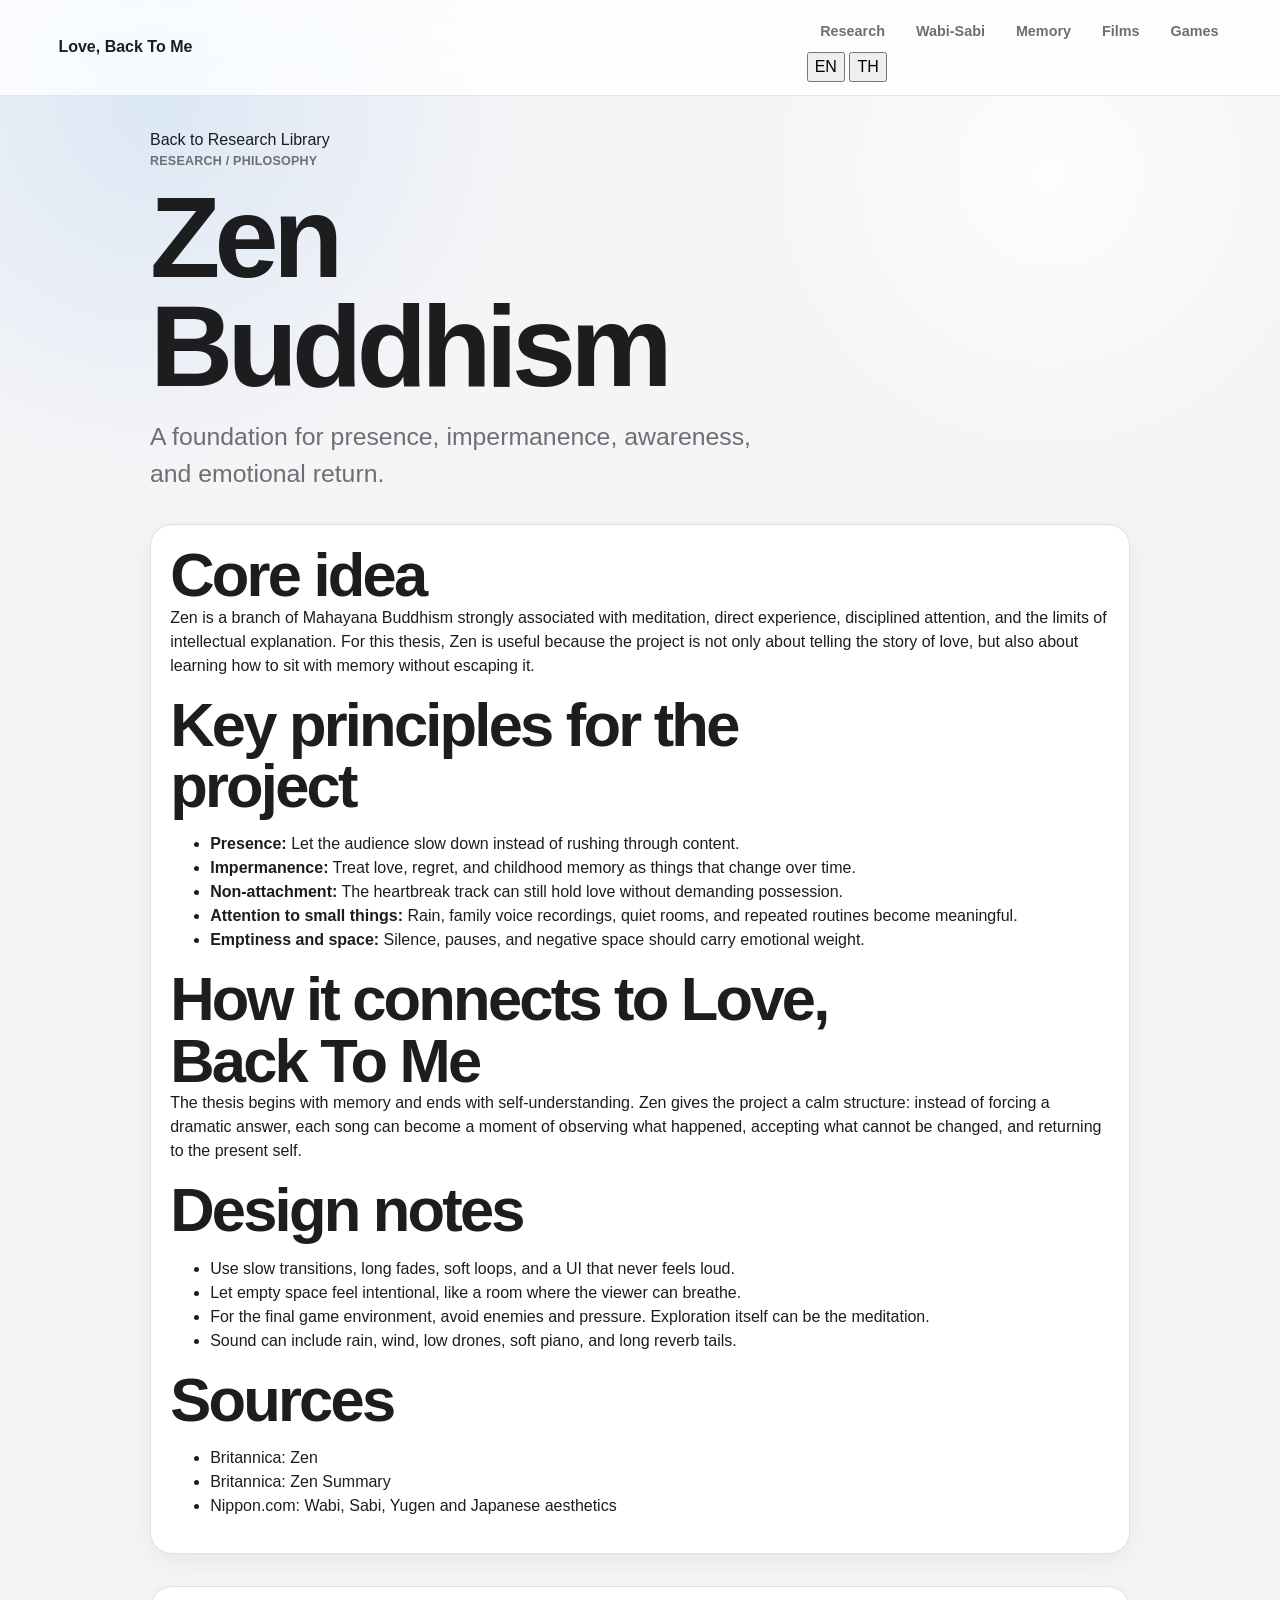
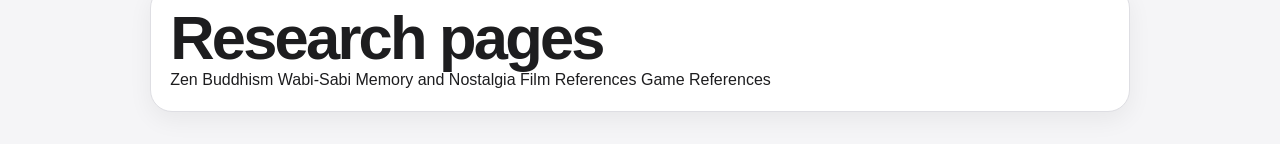
<file: research-zen-buddhism.html>
<!DOCTYPE html>
<html lang="en">
  <head>
    <meta charset="UTF-8" />
    <meta name="viewport" content="width=device-width, initial-scale=1.0" />
    <title>Zen Buddhism Research / Love, Back To Me</title>
    <link rel="stylesheet" href="style.css" />
  </head>
  <body>
    <div class="ambient ambient-one"></div>
    <div class="ambient ambient-two"></div>
    <div class="rain-layer"></div>
    <div class="grain-layer"></div>
    <header class="site-header">
      <a class="brand" href="index.html#research"><span class="brand-mark"></span>Love, Back To Me</a>
      <div class="header-actions">
        <nav class="nav-links" aria-label="Research navigation">
          <a href="index.html#research">Research</a>
          <a href="research-wabi-sabi.html">Wabi-Sabi</a>
          <a href="research-memory-nostalgia.html">Memory</a>
          <a href="research-film-references.html">Films</a>
          <a href="research-game-references.html">Games</a>
        </nav>
        <div class="language-switch" aria-label="Language switch">
          <button class="language-button is-active" type="button" data-lang="en">EN</button>
          <button class="language-button" type="button" data-lang="th">TH</button>
        </div>
      </div>
    </header>

    <main class="research-page topic-zen">
      <section class="research-hero" data-lang-panel="en">
        <a class="breadcrumb" href="index.html#research">Back to Research Library</a>
        <p class="eyebrow">Research / Philosophy</p>
        <h1>Zen Buddhism</h1>
        <p class="subtitle">A foundation for presence, impermanence, awareness, and emotional return.</p>
      </section>
      <section class="research-hero" data-lang-panel="th" hidden>
        <a class="breadcrumb" href="index.html#research">กลับไปคลังงานวิจัย</a>
        <p class="eyebrow">วิจัย / ปรัชญา</p>
        <h1>Zen Buddhism</h1>
        <p class="subtitle">พื้นฐานของการอยู่กับปัจจุบัน ความไม่เที่ยง การรู้ตัว และการกลับมาหาใจตัวเอง</p>
      </section>

      <div class="research-layout">
        <article class="research-article" data-lang-panel="en">
          <section class="research-block">
            <h2>Core idea</h2>
            <p>
              Zen is a branch of Mahayana Buddhism strongly associated with meditation, direct experience, disciplined
              attention, and the limits of intellectual explanation. For this thesis, Zen is useful because the project is
              not only about telling the story of love, but also about learning how to sit with memory without escaping it.
            </p>
          </section>
          <section class="research-block">
            <h2>Key principles for the project</h2>
            <ul>
              <li><strong>Presence:</strong> Let the audience slow down instead of rushing through content.</li>
              <li><strong>Impermanence:</strong> Treat love, regret, and childhood memory as things that change over time.</li>
              <li><strong>Non-attachment:</strong> The heartbreak track can still hold love without demanding possession.</li>
              <li><strong>Attention to small things:</strong> Rain, family voice recordings, quiet rooms, and repeated routines become meaningful.</li>
              <li><strong>Emptiness and space:</strong> Silence, pauses, and negative space should carry emotional weight.</li>
            </ul>
          </section>
          <section class="research-block">
            <h2>How it connects to Love, Back To Me</h2>
            <p>
              The thesis begins with memory and ends with self-understanding. Zen gives the project a calm structure:
              instead of forcing a dramatic answer, each song can become a moment of observing what happened, accepting
              what cannot be changed, and returning to the present self.
            </p>
          </section>
          <section class="research-block">
            <h2>Design notes</h2>
            <ul>
              <li>Use slow transitions, long fades, soft loops, and a UI that never feels loud.</li>
              <li>Let empty space feel intentional, like a room where the viewer can breathe.</li>
              <li>For the final game environment, avoid enemies and pressure. Exploration itself can be the meditation.</li>
              <li>Sound can include rain, wind, low drones, soft piano, and long reverb tails.</li>
            </ul>
          </section>
          <section class="research-block">
            <h2>Sources</h2>
            <ul class="source-list">
              <li><a href="https://www.britannica.com/topic/Zen">Britannica: Zen</a></li>
              <li><a href="https://www.britannica.com/summary/Zen">Britannica: Zen Summary</a></li>
              <li><a href="https://www.nippon.com/en/japan-topics/b02355/">Nippon.com: Wabi, Sabi, Yugen and Japanese aesthetics</a></li>
            </ul>
          </section>
        </article>

        <article class="research-article" data-lang-panel="th" hidden>
          <section class="research-block">
            <h2>ใจความหลัก</h2>
            <p>
              Zen เป็นสายหนึ่งของพุทธมหายานที่ให้ความสำคัญกับสมาธิ ประสบการณ์ตรง การสังเกตอย่างมีวินัย และความจริงที่บางอย่างอธิบายด้วยคำพูดไม่ได้ทั้งหมด สำหรับธีสิสนี้ Zen ช่วยให้งานไม่ใช่แค่การเล่าเรื่องความรัก แต่เป็นการค่อยๆ อยู่กับความทรงจำโดยไม่หนีจากมัน
            </p>
          </section>
          <section class="research-block">
            <h2>หลักที่ใช้กับโปรเจกต์</h2>
            <ul>
              <li><strong>การอยู่กับปัจจุบัน:</strong> ทำให้ผู้ชมค่อยๆ อ่าน ดู และฟัง ไม่ต้องรีบผ่านงาน</li>
              <li><strong>ความไม่เที่ยง:</strong> ความรัก ความเสียใจ และความทรงจำวัยเด็กเปลี่ยนความหมายได้ตามเวลา</li>
              <li><strong>การไม่ยึดติด:</strong> เพลง Wedding ยังรักได้ แต่ไม่จำเป็นต้องครอบครอง</li>
              <li><strong>การเห็นคุณค่าของสิ่งเล็กๆ:</strong> ฝน เสียงครอบครัว ห้องเงียบๆ และกิจวัตร กลายเป็นแกนของอารมณ์</li>
              <li><strong>พื้นที่ว่าง:</strong> ความเงียบ ช่องว่าง และการหยุดพักควรมีความหมายทางอารมณ์</li>
            </ul>
          </section>
          <section class="research-block">
            <h2>การเชื่อมกับ Love, Back To Me</h2>
            <p>
              โปรเจกต์เริ่มจากความทรงจำและจบที่การเข้าใจตัวเอง Zen ทำให้งานมีโครงสร้างที่สงบ ไม่บังคับให้ต้องมีคำตอบใหญ่โต แต่ให้แต่ละเพลงเป็นช่วงเวลาของการมองสิ่งที่เกิดขึ้น ยอมรับสิ่งที่แก้ไม่ได้ และกลับมาอยู่กับตัวเองในปัจจุบัน
            </p>
          </section>
          <section class="research-block">
            <h2>โน้ตด้านออกแบบ</h2>
            <ul>
              <li>ใช้ทรานซิชันช้า เฟดยาว ลูปที่นุ่ม และ UI ที่ไม่รบกวนใจ</li>
              <li>ใช้พื้นที่ว่างให้เหมือนห้องที่ผู้ชมได้หายใจ</li>
              <li>โลกเกมสุดท้ายไม่ควรมีศัตรูหรือแรงกดดัน การเดินสำรวจคือสมาธิ</li>
              <li>เสียงควรมีฝน ลม โดรนต่ำ เปียโนนุ่ม และรีเวิร์บยาว</li>
            </ul>
          </section>
          <section class="research-block">
            <h2>แหล่งอ้างอิง</h2>
            <ul class="source-list">
              <li><a href="https://www.britannica.com/topic/Zen">Britannica: Zen</a></li>
              <li><a href="https://www.britannica.com/summary/Zen">Britannica: Zen Summary</a></li>
              <li><a href="https://www.nippon.com/en/japan-topics/b02355/">Nippon.com: Wabi, Sabi, Yugen and Japanese aesthetics</a></li>
            </ul>
          </section>
        </article>

        <aside class="research-side">
          <h2>Research pages</h2>
          <a href="research-zen-buddhism.html">Zen Buddhism</a>
          <a href="research-wabi-sabi.html">Wabi-Sabi</a>
          <a href="research-memory-nostalgia.html">Memory and Nostalgia</a>
          <a href="research-film-references.html">Film References</a>
          <a href="research-game-references.html">Game References</a>
        </aside>
      </div>
    </main>
    <script src="research.js"></script>
  </body>
</html>
</file>
<file: style.css>
:root {
  --bg: #f5f5f7;
  --bg-elevated: rgba(255, 255, 255, 0.78);
  --card: #ffffff;
  --card-soft: #fbfbfd;
  --text: #1d1d1f;
  --muted: #6e6e73;
  --line: #dedee3;
  --blue: #0071e3;
  --blue-soft: #e8f2ff;
  --green: #1f9d55;
  --yellow: #b7791f;
  --shadow: 0 18px 50px rgba(0, 0, 0, 0.08);
  --shadow-soft: 0 8px 24px rgba(0, 0, 0, 0.06);
  --radius: 22px;
  --radius-small: 14px;
}

body.dark-mode {
  --bg: #0b0b0f;
  --bg-elevated: rgba(28, 28, 31, 0.72);
  --card: #161619;
  --card-soft: #1f1f24;
  --text: #f5f5f7;
  --muted: #a1a1a6;
  --line: #2f2f35;
  --blue: #2997ff;
  --blue-soft: rgba(41, 151, 255, 0.14);
  --shadow: 0 18px 50px rgba(0, 0, 0, 0.38);
  --shadow-soft: 0 8px 24px rgba(0, 0, 0, 0.28);
}

* {
  box-sizing: border-box;
}

html {
  scroll-behavior: smooth;
}

body {
  margin: 0;
  color: var(--text);
  background:
    radial-gradient(circle at 12% 6%, rgba(0, 113, 227, 0.1), transparent 24rem),
    radial-gradient(circle at 82% 10%, rgba(255, 255, 255, 0.8), transparent 18rem),
    var(--bg);
  font-family: -apple-system, BlinkMacSystemFont, "SF Pro Text", "SF Pro Display", "Segoe UI", sans-serif;
  line-height: 1.5;
  transition: background 240ms ease, color 240ms ease;
}

a {
  color: inherit;
  text-decoration: none;
}

button,
input {
  font: inherit;
}

.site-header {
  position: sticky;
  z-index: 20;
  top: 0;
  display: flex;
  align-items: center;
  justify-content: space-between;
  gap: 1rem;
  min-height: 4.4rem;
  padding: 0.8rem clamp(1rem, 4vw, 3rem);
  border-bottom: 1px solid color-mix(in srgb, var(--line) 75%, transparent);
  background: var(--bg-elevated);
  backdrop-filter: blur(24px) saturate(180%);
}

.brand,
.nav-links,
.hero-actions,
.filter-group,
.overall-row,
.track-topline,
.progress-row,
.progress-card-head,
.site-footer {
  display: flex;
  align-items: center;
}

.brand {
  gap: 0.65rem;
  min-width: max-content;
  font-weight: 700;
}

.brand-dot {
  width: 0.82rem;
  height: 0.82rem;
  border-radius: 999px;
  background: linear-gradient(135deg, var(--blue), #8ec5ff);
  box-shadow: 0 0 0 6px var(--blue-soft);
}

.nav-links {
  justify-content: center;
  flex-wrap: wrap;
  gap: 0.25rem;
}

.nav-links a,
.filter-button,
.secondary-button,
.icon-button,
.primary-button {
  min-height: 2.35rem;
  border: 1px solid transparent;
  border-radius: 999px;
  cursor: pointer;
  transition: transform 180ms ease, background 180ms ease, border-color 180ms ease, box-shadow 180ms ease;
}

.nav-links a {
  padding: 0.48rem 0.78rem;
  color: var(--muted);
  font-size: 0.9rem;
  font-weight: 600;
}

.nav-links a:hover {
  color: var(--text);
  background: color-mix(in srgb, var(--line) 45%, transparent);
}

.icon-button {
  width: 2.4rem;
  color: var(--text);
  background: var(--card);
  box-shadow: var(--shadow-soft);
}

.section {
  width: min(1180px, calc(100% - 2rem));
  margin: 0 auto;
  padding: clamp(3.6rem, 8vw, 6.5rem) 0;
}

.hero {
  min-height: calc(100vh - 4.4rem);
  display: grid;
  grid-template-columns: minmax(0, 1fr) minmax(320px, 440px);
  align-items: center;
  gap: clamp(2rem, 6vw, 5rem);
  padding-top: clamp(3rem, 6vw, 5.5rem);
}

.eyebrow,
.mini-label,
.track-number,
.note-date {
  color: var(--muted);
  font-size: 0.78rem;
  font-weight: 700;
  letter-spacing: 0.02em;
  text-transform: uppercase;
}

h1,
h2,
h3,
p {
  margin-top: 0;
}

h1 {
  max-width: 11ch;
  margin-bottom: 1rem;
  font-size: clamp(4rem, 9vw, 8.4rem);
  line-height: 0.95;
  letter-spacing: -0.05em;
}

h2 {
  max-width: 760px;
  margin-bottom: 0;
  font-size: clamp(2.05rem, 4.8vw, 4.2rem);
  line-height: 1;
  letter-spacing: -0.045em;
}

h3 {
  margin-bottom: 0.45rem;
  font-size: 1.08rem;
  line-height: 1.25;
  letter-spacing: -0.015em;
}

.subtitle {
  max-width: 640px;
  color: var(--muted);
  font-size: clamp(1.2rem, 2vw, 1.55rem);
}

.concept-line {
  max-width: 680px;
  margin-bottom: 1.6rem;
  color: var(--text);
  font-size: 1.08rem;
  font-weight: 600;
}

.hero-actions {
  flex-wrap: wrap;
  gap: 0.8rem;
}

.search-shell {
  width: min(100%, 28rem);
  min-height: 3rem;
  display: flex;
  align-items: center;
  gap: 0.65rem;
  padding: 0 1rem;
  border: 1px solid var(--line);
  border-radius: 999px;
  background: var(--card);
  box-shadow: var(--shadow-soft);
}

.search-icon {
  color: var(--muted);
  font-size: 1.1rem;
}

.search-shell input {
  width: 100%;
  border: 0;
  color: var(--text);
  background: transparent;
  outline: none;
}

.primary-button,
.secondary-button,
.filter-button {
  padding: 0.55rem 1rem;
  font-weight: 700;
}

.primary-button {
  color: #fff;
  background: var(--blue);
  box-shadow: 0 10px 24px color-mix(in srgb, var(--blue) 30%, transparent);
}

.secondary-button,
.filter-button {
  color: var(--text);
  background: var(--card);
  border-color: var(--line);
}

.filter-button.is-active {
  color: #fff;
  background: var(--text);
  border-color: var(--text);
}

.glass-card,
.info-card,
.track-card,
.media-card,
.progress-card,
.reference-card,
.note-card {
  border: 1px solid color-mix(in srgb, var(--line) 82%, transparent);
  border-radius: var(--radius);
  background: var(--bg-elevated);
  box-shadow: var(--shadow);
  backdrop-filter: blur(24px) saturate(160%);
}

.hero-panel {
  padding: 1.2rem;
}

.overall-row {
  justify-content: space-between;
  gap: 1rem;
  margin-bottom: 1rem;
}

.overall-row strong {
  display: block;
  font-size: 3.4rem;
  line-height: 1;
  letter-spacing: -0.05em;
}

.progress-bar {
  height: 0.45rem;
  overflow: hidden;
  border-radius: 999px;
  background: color-mix(in srgb, var(--line) 70%, transparent);
}

.progress-bar.large {
  height: 0.62rem;
}

.progress-bar span {
  display: block;
  width: 0;
  height: 100%;
  border-radius: inherit;
  background: linear-gradient(90deg, var(--blue), #79b9ff);
  animation: fillBar 900ms ease forwards;
}

.stat-grid {
  display: grid;
  grid-template-columns: repeat(3, 1fr);
  gap: 0.8rem;
  margin-top: 1.1rem;
}

.stat-card {
  min-height: 6.3rem;
  padding: 1rem;
  border-radius: 18px;
  background: var(--card);
}

.stat-number {
  display: block;
  margin-bottom: 0.35rem;
  font-size: 2rem;
  font-weight: 800;
  letter-spacing: -0.04em;
}

.stat-label {
  color: var(--muted);
  font-size: 0.86rem;
  font-weight: 650;
}

.section-heading {
  margin-bottom: 1.5rem;
}

.split-heading {
  display: flex;
  align-items: end;
  justify-content: space-between;
  gap: 1rem;
}

.overview-grid,
.track-grid,
.media-grid,
.progress-grid,
.reference-grid,
.notes-grid {
  display: grid;
  gap: 1rem;
}

.overview-grid {
  grid-template-columns: repeat(4, minmax(0, 1fr));
}

.track-grid {
  grid-template-columns: repeat(3, minmax(0, 1fr));
}

.media-grid {
  grid-template-columns: repeat(4, minmax(0, 1fr));
}

.progress-grid {
  grid-template-columns: repeat(4, minmax(0, 1fr));
}

.reference-grid {
  grid-auto-flow: column;
  grid-auto-columns: minmax(240px, 1fr);
  overflow-x: auto;
  padding-bottom: 0.35rem;
  scroll-snap-type: x proximity;
}

.notes-grid {
  grid-template-columns: repeat(3, minmax(0, 1fr));
}

.info-card,
.track-card,
.media-card,
.progress-card,
.reference-card,
.note-card {
  padding: 1.15rem;
  transition: transform 180ms ease, box-shadow 180ms ease, border-color 180ms ease;
}

.info-card:hover,
.track-card:hover,
.media-card:hover,
.progress-card:hover,
.reference-card:hover,
.note-card:hover {
  transform: translateY(-3px);
  border-color: color-mix(in srgb, var(--blue) 36%, var(--line));
  box-shadow: 0 22px 60px rgba(0, 0, 0, 0.12);
}

.card-icon {
  width: 2.3rem;
  height: 2.3rem;
  display: grid;
  place-items: center;
  margin-bottom: 1rem;
  border-radius: 12px;
  color: var(--blue);
  background: var(--blue-soft);
  font-weight: 850;
}

.info-card p,
.track-card p,
.reference-card p,
.note-card p {
  color: var(--muted);
}

.track-card {
  display: flex;
  flex-direction: column;
  gap: 0.75rem;
}

.track-topline,
.progress-card-head,
.progress-row {
  justify-content: space-between;
  gap: 1rem;
}

.track-theme {
  margin-bottom: 0;
  color: var(--text) !important;
  font-weight: 750;
}

.track-meta {
  padding-top: 0.7rem;
  border-top: 1px solid var(--line);
}

.track-meta span {
  display: block;
  color: var(--muted);
  font-size: 0.75rem;
  font-weight: 750;
  text-transform: uppercase;
}

.track-meta strong {
  font-size: 0.9rem;
}

.progress-row {
  margin-top: auto;
}

.progress-row > span,
.percent {
  color: var(--muted);
  font-size: 0.82rem;
  font-weight: 800;
}

.progress-row .progress-bar {
  flex: 1;
}

.status-pill {
  display: inline-flex;
  align-items: center;
  width: fit-content;
  min-height: 1.7rem;
  padding: 0.2rem 0.62rem;
  border-radius: 999px;
  color: var(--blue);
  background: var(--blue-soft);
  font-size: 0.76rem;
  font-weight: 800;
}

.status-pill.not-started {
  color: var(--muted);
  background: color-mix(in srgb, var(--line) 55%, transparent);
}

.status-pill.demo-made {
  color: var(--yellow);
  background: color-mix(in srgb, #f6c453 22%, transparent);
}

.status-pill.neutral {
  color: var(--muted);
  background: color-mix(in srgb, var(--line) 52%, transparent);
}

.media-card {
  min-height: 11rem;
  display: flex;
  flex-direction: column;
  justify-content: space-between;
}

.progress-card {
  background: var(--card);
}

.progress-card h3 {
  margin-bottom: 0;
}

.check-list {
  display: grid;
  gap: 0.35rem;
  margin-top: 1rem;
}

.check-row {
  display: flex;
  align-items: center;
  gap: 0.65rem;
  min-height: 2.1rem;
  color: var(--muted);
  font-size: 0.92rem;
  cursor: pointer;
}

.check-row input {
  width: 1rem;
  height: 1rem;
  accent-color: var(--blue);
}

.check-row input:checked + span {
  color: var(--text);
  text-decoration: line-through;
}

.reference-card {
  scroll-snap-align: start;
  min-height: 10.5rem;
}

.note-card {
  min-height: 13rem;
  background:
    linear-gradient(180deg, rgba(255, 243, 178, 0.38), transparent),
    var(--card);
}

body.dark-mode .note-card {
  background:
    linear-gradient(180deg, rgba(92, 78, 23, 0.25), transparent),
    var(--card);
}

.empty-state {
  grid-column: 1 / -1;
  padding: 1.2rem;
  border: 1px dashed var(--line);
  border-radius: var(--radius);
  color: var(--muted);
  text-align: center;
}

.site-footer {
  justify-content: space-between;
  width: min(1180px, calc(100% - 2rem));
  margin: 0 auto;
  padding: 2rem 0 3rem;
  color: var(--muted);
}

.reveal {
  opacity: 0;
  transform: translateY(18px);
  transition: opacity 620ms ease, transform 620ms ease;
}

.reveal.is-visible {
  opacity: 1;
  transform: translateY(0);
}

/* Research pages from the earlier version keep a simple readable fallback. */
.research-page {
  width: min(980px, calc(100% - 2rem));
  margin: 0 auto;
}

.research-hero,
.research-article,
.research-side {
  margin: 2rem 0;
}

.research-article,
.research-side {
  padding: 1.2rem;
  border: 1px solid var(--line);
  border-radius: var(--radius);
  background: var(--card);
  box-shadow: var(--shadow-soft);
}

@keyframes fillBar {
  to {
    width: var(--target, 0%);
  }
}

@media (max-width: 1020px) {
  .hero,
  .overview-grid,
  .track-grid,
  .media-grid,
  .progress-grid,
  .notes-grid {
    grid-template-columns: repeat(2, minmax(0, 1fr));
  }

  .hero-copy,
  .hero-panel {
    grid-column: 1 / -1;
  }
}

@media (max-width: 760px) {
  .site-header {
    align-items: flex-start;
    flex-direction: column;
  }

  .nav-links {
    justify-content: flex-start;
  }

  .section {
    width: min(100% - 1rem, 1180px);
  }

  .hero,
  .overview-grid,
  .track-grid,
  .media-grid,
  .progress-grid,
  .notes-grid,
  .stat-grid {
    grid-template-columns: 1fr;
  }

  .split-heading,
  .hero-actions,
  .site-footer {
    align-items: flex-start;
    flex-direction: column;
  }

  h1 {
    font-size: clamp(3.2rem, 17vw, 5rem);
  }

  .filter-group {
    width: 100%;
    overflow-x: auto;
    padding-bottom: 0.25rem;
  }
}

@media (prefers-reduced-motion: reduce) {
  *,
  *::before,
  *::after {
    scroll-behavior: auto !important;
    animation-duration: 0.01ms !important;
    animation-iteration-count: 1 !important;
    transition-duration: 0.01ms !important;
  }
}
</file>
